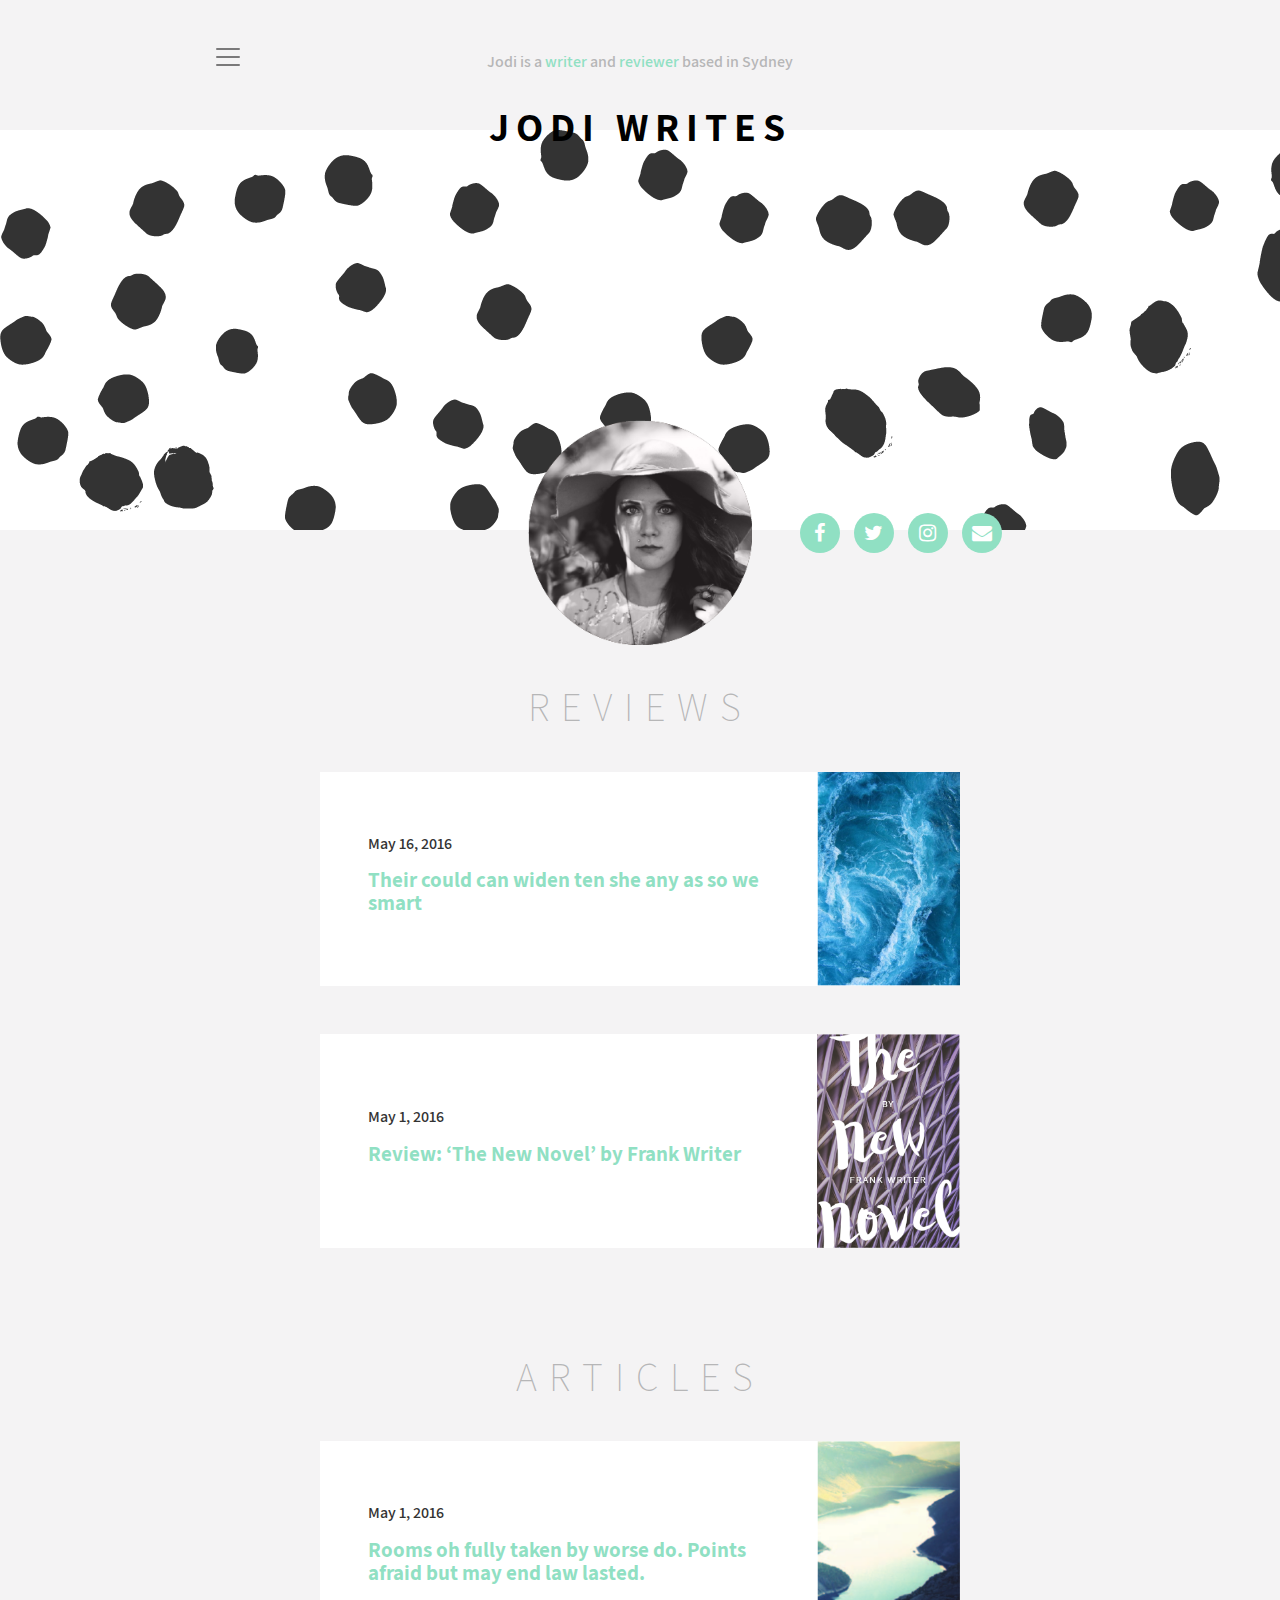
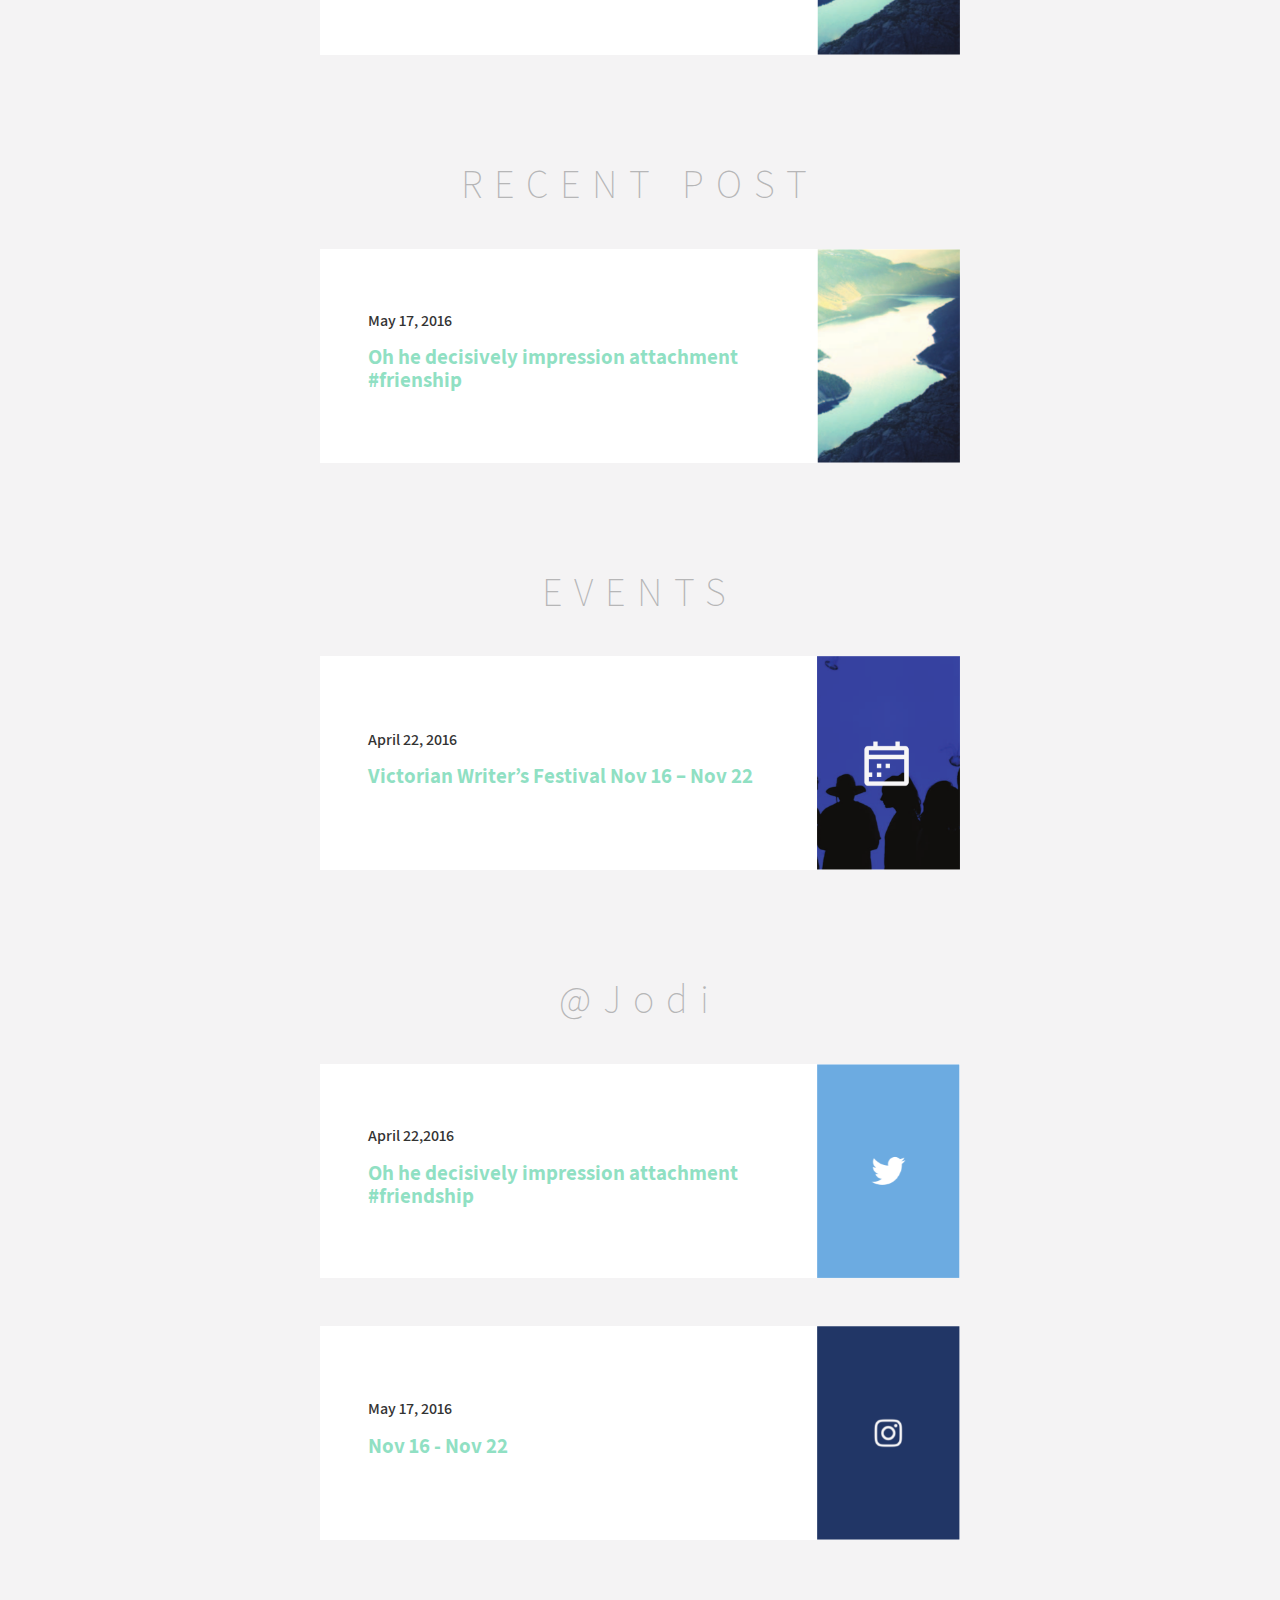
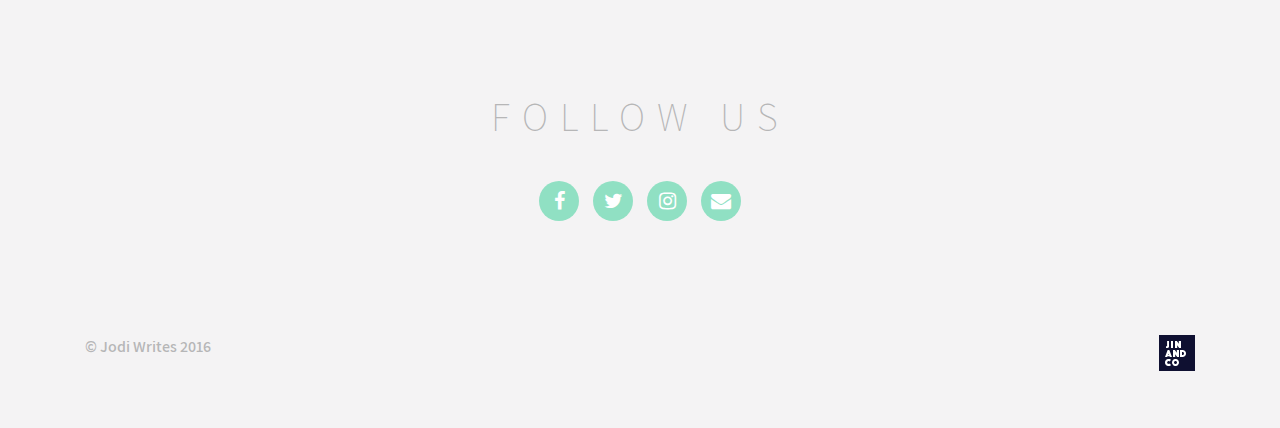
<file: index.html>
<!DOCTYPE html>
<html lang="en">
<head>
	<meta charset="utf-8">
	<meta name="viewport" content="width=device-width, initial-scale=1, shrink-to-fit=no">

	<link rel="stylesheet" href="css/bootstrap.min.css">
	<link rel="stylesheet" href="css/font-awesome.min.css">
	<link rel="stylesheet" href="css/main.css">
	<link rel="stylesheet" href="css/font-face.css">
</head>
<body>

	<!-- START ALFRED HEADER CONVENTION -->
	<header class="header-1">

		<div class="container">
			<div class="tagline">
				<div class="hamburger hidden-md-down">
					<nav class="navbar navbar-light bg-faded navbar-toggleable-md">
					    <button class="navbar-toggler navbar-toggler-right collapsed" type="button" data-toggle="collapse" data-target="#jodi-navbar" aria-controls="jodi-navbar" aria-expanded="false" aria-label="Toggle navigation">
					       <span class="navbar-toggler-icon"></span>
					       <span class="close"><img src="img/close-icon.png"></span>
					    </button>

					    <div class="collapse navbar-collapse" id="jodi-navbar">
					        <ul class="navbar-nav">
					            <li class="nav-item"><a href="" class="nav-link">Home</a></li>
					            <li class="nav-item"><a href="" class="nav-link">Travel</a></li>
					            <li class="nav-item"><a href="" class="nav-link">Food &amp; Drink</a></li>
					            <li class="nav-item"><a href="" class="nav-link">Style</a></li>
					            <li class="nav-item"><a href="" class="nav-link">Hotels</a></li>
					            <li class="nav-item"><a href="" class="nav-link">Diary</a></li>
					            <li class="nav-item"><a href="" class="nav-link">About</a></li>
					            <li class="nav-item"><a href="" class="nav-link">Contact</a></li>
					        </ul>
					    </div>
					</nav>
				</div>

				<p class="text-center">Jodi is a <span>writer</span> and <span>reviewer</span> based in Sydney</p>
			</div>
		</div>
		
		<div class="banner">
			<h1 class="text-center">Jodi Writes</h1>
		</div>

		<div class="profile">
			<div class="container">
				<div class="row">
					<div class="col"></div>

					<div class="col-xs-3 text-center">
						<img src="img/profile-jodi.png" class="img-fluid" alt="Jodi Writes Image">
					</div>

					<div class="col">
						<table style="height: 225px;">
							<tbody>
								<tr>
									<td class="align-middle">
										<div class="social-icons">
											<ul class="list-inline">
												<li class="list-inline-item"><a class="fa fa-facebook" title="" target="_blank" href="#"></a></li>
												<li class="list-inline-item"><a class="fa fa-twitter" title="" target="_blank" href="#"></a></li>
												<li class="list-inline-item"><a class="fa fa-instagram" title="" target="_blank" href="#"></a></i></li>
												<li class="list-inline-item"><a class="fa fa-envelope" title="" target="_blank" href="#"></a></i></li>
											</ul>
										</div>
									</td>
								</tr>
							</tbody>
						</table>
					</div>
				</div>
			</div>
		</div>

	</header>
	<!-- END ALFRED HEADER CONVENTION -->

	<!-- HTML BY PAUL START -->
	<div class="container">
		<!-- Content here -->
		<div class="custom-width-of-global">
			<h1 class="text-center mb-5  mt-6 ">REVIEWS</h1>
 
			<div class="media global-color-1 mb-5 custom-hover color-lighted">
				<div class="media-body  ml-5 mr-5">
					<h6 class="medmt-0 color-lighted-not mb-3">May 16, 2016</h6>
					<h4 class="h21 font-weight-bold">Their could can widen ten she any as so we smart  </h4>
				
				</div>
				<img class="d-flex pull-right" src="img/img5.png" alt="Generic placeholder image">
			</div>

			<div class="media global-color-1 mb-5 custom-hover color-lighted">
				<div class="media-body ml-5 mr-5">
					<h6 class="medmt-0 color-lighted-not mb-3">May 1, 2016</h6>
					<h4 class="h21 font-weight-bold">Review: ‘The New Novel’ by Frank Writer </h4>
				</div>
				<img class="d-flex pull-right" src="img/novel.png" alt="Generic placeholder image">
			</div>

			<h1 class="text-center mb-5 mt-7">ARTICLES</h1>

			<div class="media global-color-1 mb-5 custom-hover color-lighted">
				<div class="media-body  ml-5 mr-5">
					<h6 class="medmt-0 color-lighted-not mb-3">May 1, 2016</h6>
					<h4 class="h21 font-weight-bold"> Rooms oh fully taken by worse do. Points afraid but may end law lasted. </h4>
					
				</div>
				<img class="d-flex pull-right" src="img/river.png" alt="Generic placeholder image">
			</div>

			<h1 class="text-center mb-5 mt-7">RECENT POST</h1>

			<div class="media global-color-1 mb-5 custom-hover color-lighted">
				<div class="media-body  ml-5 mr-5">
					<h6 class="medmt-0 color-lighted-not mb-3">May 17, 2016</h6>
					<h4 class="h21 font-weight-bold"> Oh he decisively impression attachment #frienship </h4>
					
				</div>
				<img class="d-flex pull-right" src="img/river.png" alt="Generic placeholder image">
			</div>

			<h1 class="text-center mb-5 mt-7">EVENTS</h1>

			<div class="media global-color-1 mb-5 custom-hover color-lighted">
				<div class="media-body  ml-5 mr-5">
					<h6 class="medmt-0 color-lighted-not mb-3">April 22, 2016</h6>
					<h4 class="h21 font-weight-bold"> Victorian Writer’s Festival Nov 16 – Nov 22 </h4>
				</div>
				<img class="d-flex pull-right" src="img/people-bg.png" alt="Generic placeholder image">
			</div>

			<h1 class="text-center mb-5 mt-7">@Jodi</h1>

			<div class="media global-color-1 mb-5 custom-hover color-lighted">
				<div class="media-body  ml-5 mr-5">
					<h6 class="medmt-0 color-lighted-not mb-3">April 22,2016</h6>
					<h4 class="h21 font-weight-bold">Oh he decisively impression attachment #friendship  </h4>
				</div>
				<img class="d-flex pull-right" src="img/twitter-bg.png" alt="Generic placeholder image">
			</div>


			<div class="media global-color-1 mb-5 custom-hover color-lighted">
				<div class="media-body  ml-5 mr-5">
					<h6 class="medmt-0 color-lighted-not mb-3">May 17, 2016</h6>
					<h4 class="h21 font-weight-bold"> Nov 16 - Nov 22 </h4>
				</div>
				<img class="d-flex pull-right" src="img/instagram-bg.png" alt="Generic placeholder image">
			</div>
		
			

		</div>
	</div>
	<!-- HTML BY PAUL END -->



	<!-- START ALFRED FOOTER CONVENTION -->
	<div class="custom-width-of-global follow-us-div">

		<h1 class="text-center mb-5 mt-6">FOLLOW US</h1>

		<div class="media mb-5">
			<div class="social-icons">
				<ul class="list-inline">
					<li class="list-inline-item"><a class="fa fa-facebook" title="" target="_blank" href="#"></a></li>
					<li class="list-inline-item"><a class="fa fa-twitter" title="" target="_blank" href="#"></a></li>
					<li class="list-inline-item"><a class="fa fa-instagram" title="" target="_blank" href="#"></a></i></li>
					<li class="list-inline-item"><a class="fa fa-envelope" title="" target="_blank" href="#"></a></i></li>
				</ul>
			</div>
		</div>

	</div>

	<footer class="footer">

		<div class="container">
			<div class="row">
				<div class="col text-left">
					&copy; Jodi Writes 2016
				</div>

				<div class="col text-right">
					<?xml version="1.0" encoding="UTF-8"?>
					<svg width="36px" height="36px" viewBox="0 0 36 36" version="1.1" xmlns="http://www.w3.org/2000/svg" xmlns:xlink="http://www.w3.org/1999/xlink">
					    <!-- Generator: Sketch 46.2 (44496) - http://www.bohemiancoding.com/sketch -->
					    <title>Logo</title>
					    <desc>Created with Sketch.</desc>
					    <defs></defs>
					    <g id="Page-1" stroke="none" stroke-width="1" fill="none" fill-rule="evenodd">
					        <g id="vikki-home-2" transform="translate(-1270.000000, -2030.000000)">
					            <g id="Footer" transform="translate(135.000000, 1994.000000)">
					                <g id="Logo" transform="translate(1135.000000, 36.000000)">
					                    <rect id="Rectangle-path" fill="#0F1031" x="0" y="0" width="36" height="36"></rect>
					                    <g id="Group" transform="translate(6.000000, 6.000000)" fill="#FFFFFF">
					                        <path d="M1,5.32105507 L1.633,5.32105507 C1.81789474,5.32105507 1.94215789,5.27919613 2.00578947,5.19509598 C2.06926316,5.11099582 2.10115789,4.99210878 2.10115789,4.83824373 L2.10115789,0 L4,0 L4,5.22625126 C4,5.87707179 3.877,6.33541763 3.63131579,6.60128881 C3.38563158,6.86735112 2.99405263,7 2.45673684,7 L1.00015789,7 L1.00015789,5.32105507 L1,5.32105507 Z" id="Shape"></path>
					                        <polygon id="Shape" points="6 0 8 0 8 7 6 7"></polygon>
					                        <polygon id="Shape" points="10 0 11.8486549 0 13.792157 2.69705657 13.792157 0 16 0 16 7 14.1407638 7 12.2076506 4.31345566 12.2076506 7 10 7"></polygon>
					                        <path d="M2.65880937,9 L4.34080779,9 L7,16 L4.79255654,16 L4.56151385,15.3704128 L2.43829473,15.3704128 L2.20686921,16 L0,16 L2.65880937,9 L2.65880937,9 Z M4,14 L3.50040469,13 L3,14 L4,14 L4,14 Z" id="Shape"></path>
					                        <polygon id="Shape" points="8 9 9.84865489 9 11.792157 11.6972477 11.792157 9 14 9 14 16 12.1405714 16 10.2074582 13.3132645 10.2074582 16 8 16"></polygon>
					                        <path d="M15,16 L15,9 L16.9136469,9 C17.5619544,9 18.1397978,9.0733945 18.6464234,9.22037462 C19.1532375,9.36735474 19.5807323,9.58792049 19.9292847,9.8816896 C20.2776487,10.1754587 20.5429253,10.5410933 20.7258682,10.9780199 C20.9088112,11.415711 21,11.9212538 21,12.4946483 C21,13.0684251 20.9088112,13.5737768 20.7258682,14.0110856 C20.5429253,14.4483945 20.2776487,14.8140291 19.9292847,15.1079893 C19.5807323,15.4015673 19.1534259,15.6238532 18.6464234,15.7742737 C18.1397978,15.9248853 17.5619544,16 16.9136469,16 L15,16 L15,16 Z M17,14 C17.636891,14 18.1292343,13.8762612 18.4777262,13.6289739 C18.8259861,13.3814963 19,13.0034266 19,12.4947649 C19,11.9862935 18.8259861,11.6101275 18.4777262,11.3660765 C18.1292343,11.1222159 17.636891,11 17,11 L17,14 L17,14 Z" id="Shape"></path>
					                        <path d="M0,21.5001821 C0,20.9666944 0.0926361498,20.4852987 0.278270309,20.0550843 C0.463361679,19.6248699 0.715216211,19.2564009 1.03311019,18.9496774 C1.35100416,18.6431359 1.72191062,18.4081755 2.14564863,18.244796 C2.56938665,18.0815987 3.02008323,18 3.4966528,18 C3.87443459,18 4.21005971,18.036428 4.50497557,18.1098303 C4.79952958,18.1834149 5.05283155,18.2664706 5.26506242,18.3599084 C5.51004161,18.4662781 5.72209155,18.583394 5.9010313,18.7097991 L4.85778904,20.5599761 C4.75176407,20.4801988 4.63542609,20.4037 4.51022254,20.3301155 C4.39750317,20.2767485 4.26289126,20.2250208 4.10765334,20.1749323 C3.95187263,20.1248439 3.7749231,20.0998907 3.57626199,20.0998907 C3.37072553,20.0998907 3.18201556,20.136683 3.00995115,20.2099032 C2.83770581,20.2829413 2.68717206,20.3831182 2.55780713,20.5098876 C2.42898498,20.6364748 2.32784512,20.7847367 2.25474941,20.9548553 C2.18183463,21.1247918 2.1454677,21.3065674 2.1454677,21.4998179 C2.1454677,21.6932504 2.18328207,21.8748439 2.25981545,22.0445983 C2.33562511,22.214899 2.44002171,22.363343 2.57264339,22.4897481 C2.70508413,22.6163353 2.86068392,22.7165123 3.03944274,22.7897325 C3.21820156,22.8631349 3.41378686,22.899745 3.6258368,22.899745 C3.83734395,22.899745 4.02659671,22.8733347 4.19214764,22.8196035 C4.35733671,22.7664186 4.49647187,22.7064946 4.60919124,22.6396493 C4.74163199,22.5667933 4.85760811,22.4799126 4.95675773,22.3797356 L6,24.2300947 C5.82124118,24.3765352 5.60937217,24.5069473 5.36439298,24.6202383 C5.15234304,24.713494 4.89723177,24.8001925 4.59924009,24.880152 C4.30142935,24.9599292 3.96001447,25 3.57626199,25 C3.05970689,25 2.58277547,24.9149407 2.1454677,24.7453684 C1.7085218,24.5752498 1.33074,24.3368287 1.01284603,24.029923 C0.695313914,23.7233816 0.446897051,23.3550947 0.267957301,22.9252446 C0.0891984802,22.4953945 0,22.0201915 0,21.5001821 L0,21.5001821 Z" id="Shape"></path>
					                        <path d="M7,21.5 C7,21.0199043 7.09160683,20.5667638 7.27518472,20.1398501 C7.45839838,19.7133007 7.70826829,19.3413904 8.02515871,19.0248478 C8.34168488,18.7083051 8.71321157,18.4582401 9.13992091,18.2748348 C9.56663024,18.0914295 10.0201114,18 10.4998179,18 C10.9802529,18 11.4331876,18.0912473 11.859897,18.2748348 C12.2866063,18.4582401 12.6584972,18.7083051 12.9752055,19.0248478 C13.2917317,19.3413904 13.5416016,19.7133007 13.7251795,20.1398501 C13.9083932,20.5667638 14,21.0199043 14,21.5 C14,21.9800957 13.9083932,22.4334183 13.7251795,22.8599677 C13.5416016,23.2868814 13.2917317,23.6584274 12.9752055,23.9749701 C12.6586794,24.291877 12.2867884,24.5415778 11.859897,24.7249831 C11.4333698,24.9085705 10.9802529,25 10.4998179,25 C10.0201114,25 9.56663024,24.9085705 9.13992091,24.7249831 C8.71339369,24.5415778 8.341867,24.291877 8.02515871,23.9749701 C7.70826829,23.6584274 7.45839838,23.2868814 7.27518472,22.8599677 C7.09178895,22.4334183 7,21.9800957 7,21.5 L7,21.5 Z M9,21.5 C9,21.70726 9.0394172,21.9018345 9.11786132,22.0837237 C9.19669572,22.2661983 9.30382464,22.4252537 9.43963835,22.5606948 C9.57506179,22.696331 9.73409653,22.803669 9.91596201,22.8821233 C10.0980226,22.9607728 10.2925719,23 10.4998049,23 C10.7070379,23 10.9015871,22.960968 11.084038,22.8821233 C11.2662937,22.803669 11.4251333,22.696331 11.5607519,22.5606948 C11.6965656,22.4252537 11.8034994,22.2660031 11.8821387,22.0837237 C11.9605828,21.9016393 12,21.70726 12,21.5 C12,21.29274 11.9605828,21.0979703 11.8821387,20.9160812 C11.8034994,20.7336066 11.6963705,20.5749415 11.5607519,20.4393052 C11.4249382,20.3034738 11.2662937,20.1961358 11.084038,20.1178767 C10.9015871,20.0394223 10.7070379,20 10.4998049,20 C10.2925719,20 10.0980226,20.0394223 9.91596201,20.1178767 C9.73390139,20.1961358 9.57506179,20.3034738 9.43963835,20.4393052 C9.30382464,20.5749415 9.19650059,20.7338017 9.11786132,20.9160812 C9.0394172,21.0979703 9,21.2929352 9,21.5 L9,21.5 Z" id="Shape"></path>
					                    </g>
					                </g>
					            </g>
					        </g>
					    </g>
					</svg>
				</div>
			</div>
		</div>

	</footer>
	<!-- END ALFRED FOOTER CONVENTION -->

	<!-- jQuery first, then Tether, then Bootstrap JS. -->
	<script src="js/jquery-3.2.1.min.js"></script>
	<script src="js/tether.min.js"></script>
	<script src="js/popper.min.js"></script>
	<script src="js/bootstrap.min.js"></script>
	<script src="js/script.js"></script>

</body>
</html>
</file>
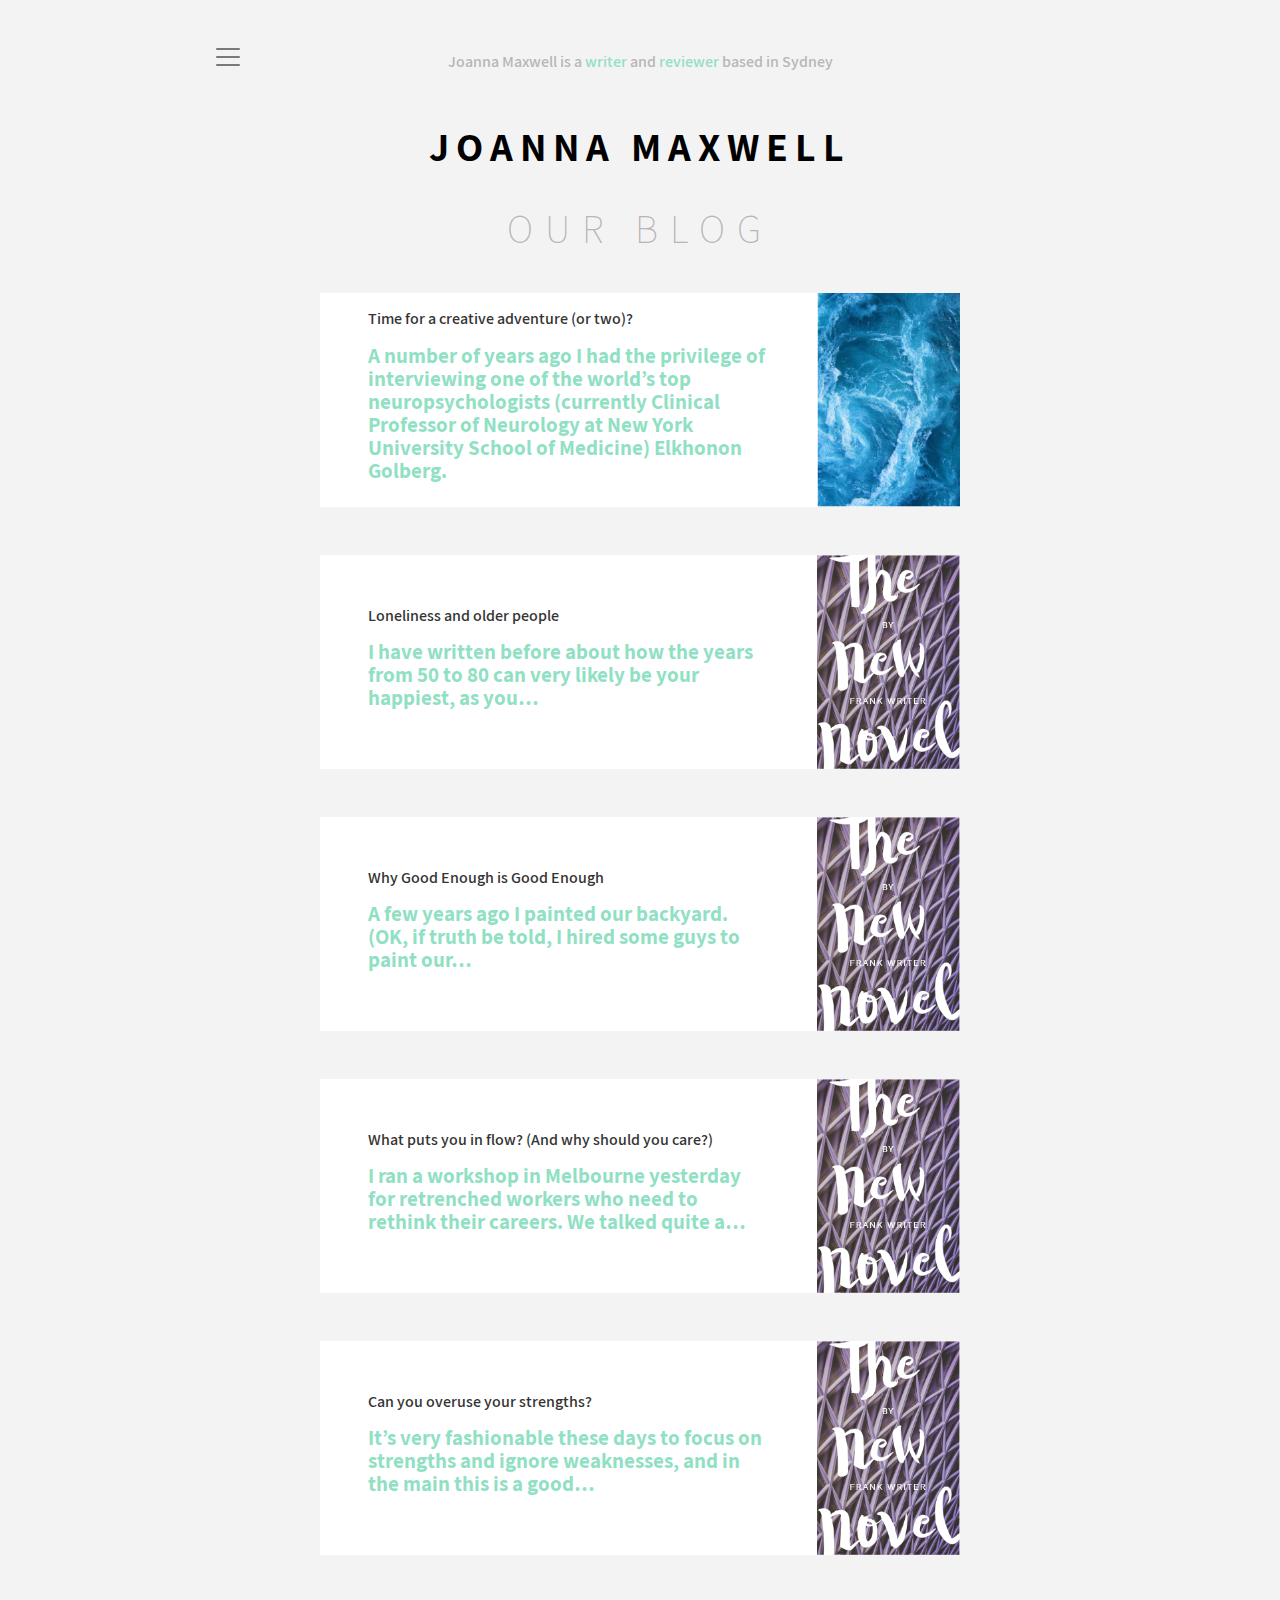
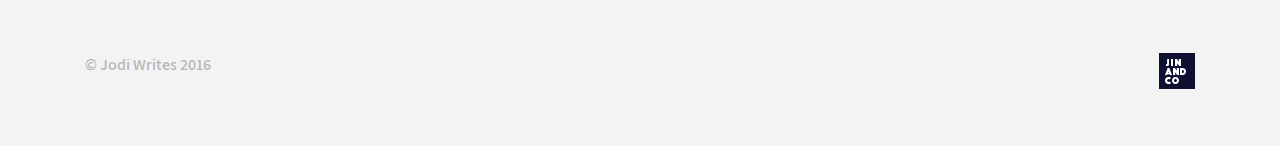
<file: blog.html>
<!DOCTYPE html>
<html lang="en">
<head>
	<meta charset="utf-8">
	<meta name="viewport" content="width=device-width, initial-scale=1, shrink-to-fit=no">

	<link rel="stylesheet" href="css/bootstrap.min.css">
	<link rel="stylesheet" href="css/font-awesome.min.css">
	<link rel="stylesheet" href="css/main.css">
	<link rel="stylesheet" href="css/font-face.css">
</head>
<body>

	<!-- START ALFRED HEADER CONVENTION -->
	<header class="header-1">

		<div class="container">
			<div class="tagline">
				<div class="hamburger hidden-md-down">
					<nav class="navbar navbar-light bg-faded navbar-toggleable-md">
					    <button class="navbar-toggler navbar-toggler-right collapsed" type="button" data-toggle="collapse" data-target="#jodi-navbar" aria-controls="jodi-navbar" aria-expanded="false" aria-label="Toggle navigation">
					       <span class="navbar-toggler-icon"></span>
					       <span class="close"><img src="img/close-icon.png"></span>
					    </button>

					    <div class="collapse navbar-collapse" id="jodi-navbar">
					        <ul class="navbar-nav">
					            <li class="nav-item"><a href="" class="nav-link">Home</a></li>
					            <li class="nav-item"><a href="" class="nav-link">Travel</a></li>
					            <li class="nav-item"><a href="" class="nav-link">Food &amp; Drink</a></li>
					            <li class="nav-item"><a href="" class="nav-link">Style</a></li>
					            <li class="nav-item"><a href="" class="nav-link">Hotels</a></li>
					            <li class="nav-item"><a href="" class="nav-link">Diary</a></li>
					            <li class="nav-item"><a href="" class="nav-link">About</a></li>
					            <li class="nav-item"><a href="" class="nav-link">Contact</a></li>
					        </ul>
					    </div>
					</nav>
				</div>

				<p class="text-center">Joanna Maxwell is a <span>writer</span> and <span>reviewer</span> based in Sydney</p>
			</div>
		</div>
		

		<h1 class="text-center h1-title mb-5">JOANNA MAXWELL</h1>
	

		

	</header>
	<!-- END ALFRED HEADER CONVENTION -->

	<!-- HTML BY PAUL START -->
	<div class="container">
		<!-- Content here -->
		<div class="custom-width-of-global">
			<h1 class="text-center mb-5  mt-5 ">OUR BLOG</h1>
 
			<div class="media global-color-1 mb-5 custom-hover color-lighted">
				<div class="media-body  ml-5 mr-5">
					<h6 class="medmt-0 color-lighted-not mb-3">Time for a creative adventure (or two)?</h6>
					<h4 class="h21  font-weight-bold">A number of years ago I had the privilege of interviewing one of the world’s top neuropsychologists (currently Clinical Professor of Neurology at New York University School of Medicine) Elkhonon Golberg.</h4>
				
				</div>
				<img class="d-flex pull-right" src="img/img5.png" alt="Generic placeholder image">
			</div>

			<div class="media global-color-1 mb-5 custom-hover color-lighted">
				<div class="media-body ml-5 mr-5">
					<h6 class="medmt-0 color-lighted-not mb-3">Loneliness and older people</h6>
					<h4 class="h21  font-weight-bold">I have written before about how the years from 50 to 80 can very likely be your happiest, as you…</h4>
				</div>
				<img class="d-flex pull-right" src="img/novel.png" alt="Generic placeholder image">
			</div>

			<div class="media global-color-1 mb-5 custom-hover color-lighted">
				<div class="media-body ml-5 mr-5">
					<h6 class="medmt-0 color-lighted-not mb-3">Why Good Enough is Good Enough</h6>
					<h4 class="h21  font-weight-bold">A few years ago I painted our backyard. (OK, if truth be told, I hired some guys to paint our… </h4>
				</div>
				<img class="d-flex pull-right" src="img/novel.png" alt="Generic placeholder image">
			</div>

			<div class="media global-color-1 mb-5 custom-hover color-lighted">
				<div class="media-body ml-5 mr-5">
					<h6 class="medmt-0 color-lighted-not mb-3">What puts you in flow? (And why should you care?)</h6>
					<h4 class="h21  font-weight-bold">I ran a workshop in Melbourne yesterday for retrenched workers who need to rethink their careers. We talked quite a…</h4>
				</div>
				<img class="d-flex pull-right" src="img/novel.png" alt="Generic placeholder image">
			</div>

			<div class="media global-color-1 mb-5 custom-hover color-lighted">
				<div class="media-body ml-5 mr-5">
					<h6 class="medmt-0 color-lighted-not mb-3">Can you overuse your strengths?</h6>
					<h4 class="h21  font-weight-bold">It’s very fashionable these days to focus on strengths and ignore weaknesses, and in the main this is a good… </h4>
				</div>
				<img class="d-flex pull-right" src="img/novel.png" alt="Generic placeholder image">
			</div>

			
		
			

		</div>
	</div>
	<!-- HTML BY PAUL END -->



	<!-- START ALFRED FOOTER CONVENTION -->
	
	<footer class="footer">

		<div class="container">
			<div class="row">
				<div class="col text-left">
					&copy; Jodi Writes 2016
				</div>

				<div class="col text-right">
					<?xml version="1.0" encoding="UTF-8"?>
					<svg width="36px" height="36px" viewBox="0 0 36 36" version="1.1" xmlns="http://www.w3.org/2000/svg" xmlns:xlink="http://www.w3.org/1999/xlink">
					    <!-- Generator: Sketch 46.2 (44496) - http://www.bohemiancoding.com/sketch -->
					    <title>Logo</title>
					    <desc>Created with Sketch.</desc>
					    <defs></defs>
					    <g id="Page-1" stroke="none" stroke-width="1" fill="none" fill-rule="evenodd">
					        <g id="vikki-home-2" transform="translate(-1270.000000, -2030.000000)">
					            <g id="Footer" transform="translate(135.000000, 1994.000000)">
					                <g id="Logo" transform="translate(1135.000000, 36.000000)">
					                    <rect id="Rectangle-path" fill="#0F1031" x="0" y="0" width="36" height="36"></rect>
					                    <g id="Group" transform="translate(6.000000, 6.000000)" fill="#FFFFFF">
					                        <path d="M1,5.32105507 L1.633,5.32105507 C1.81789474,5.32105507 1.94215789,5.27919613 2.00578947,5.19509598 C2.06926316,5.11099582 2.10115789,4.99210878 2.10115789,4.83824373 L2.10115789,0 L4,0 L4,5.22625126 C4,5.87707179 3.877,6.33541763 3.63131579,6.60128881 C3.38563158,6.86735112 2.99405263,7 2.45673684,7 L1.00015789,7 L1.00015789,5.32105507 L1,5.32105507 Z" id="Shape"></path>
					                        <polygon id="Shape" points="6 0 8 0 8 7 6 7"></polygon>
					                        <polygon id="Shape" points="10 0 11.8486549 0 13.792157 2.69705657 13.792157 0 16 0 16 7 14.1407638 7 12.2076506 4.31345566 12.2076506 7 10 7"></polygon>
					                        <path d="M2.65880937,9 L4.34080779,9 L7,16 L4.79255654,16 L4.56151385,15.3704128 L2.43829473,15.3704128 L2.20686921,16 L0,16 L2.65880937,9 L2.65880937,9 Z M4,14 L3.50040469,13 L3,14 L4,14 L4,14 Z" id="Shape"></path>
					                        <polygon id="Shape" points="8 9 9.84865489 9 11.792157 11.6972477 11.792157 9 14 9 14 16 12.1405714 16 10.2074582 13.3132645 10.2074582 16 8 16"></polygon>
					                        <path d="M15,16 L15,9 L16.9136469,9 C17.5619544,9 18.1397978,9.0733945 18.6464234,9.22037462 C19.1532375,9.36735474 19.5807323,9.58792049 19.9292847,9.8816896 C20.2776487,10.1754587 20.5429253,10.5410933 20.7258682,10.9780199 C20.9088112,11.415711 21,11.9212538 21,12.4946483 C21,13.0684251 20.9088112,13.5737768 20.7258682,14.0110856 C20.5429253,14.4483945 20.2776487,14.8140291 19.9292847,15.1079893 C19.5807323,15.4015673 19.1534259,15.6238532 18.6464234,15.7742737 C18.1397978,15.9248853 17.5619544,16 16.9136469,16 L15,16 L15,16 Z M17,14 C17.636891,14 18.1292343,13.8762612 18.4777262,13.6289739 C18.8259861,13.3814963 19,13.0034266 19,12.4947649 C19,11.9862935 18.8259861,11.6101275 18.4777262,11.3660765 C18.1292343,11.1222159 17.636891,11 17,11 L17,14 L17,14 Z" id="Shape"></path>
					                        <path d="M0,21.5001821 C0,20.9666944 0.0926361498,20.4852987 0.278270309,20.0550843 C0.463361679,19.6248699 0.715216211,19.2564009 1.03311019,18.9496774 C1.35100416,18.6431359 1.72191062,18.4081755 2.14564863,18.244796 C2.56938665,18.0815987 3.02008323,18 3.4966528,18 C3.87443459,18 4.21005971,18.036428 4.50497557,18.1098303 C4.79952958,18.1834149 5.05283155,18.2664706 5.26506242,18.3599084 C5.51004161,18.4662781 5.72209155,18.583394 5.9010313,18.7097991 L4.85778904,20.5599761 C4.75176407,20.4801988 4.63542609,20.4037 4.51022254,20.3301155 C4.39750317,20.2767485 4.26289126,20.2250208 4.10765334,20.1749323 C3.95187263,20.1248439 3.7749231,20.0998907 3.57626199,20.0998907 C3.37072553,20.0998907 3.18201556,20.136683 3.00995115,20.2099032 C2.83770581,20.2829413 2.68717206,20.3831182 2.55780713,20.5098876 C2.42898498,20.6364748 2.32784512,20.7847367 2.25474941,20.9548553 C2.18183463,21.1247918 2.1454677,21.3065674 2.1454677,21.4998179 C2.1454677,21.6932504 2.18328207,21.8748439 2.25981545,22.0445983 C2.33562511,22.214899 2.44002171,22.363343 2.57264339,22.4897481 C2.70508413,22.6163353 2.86068392,22.7165123 3.03944274,22.7897325 C3.21820156,22.8631349 3.41378686,22.899745 3.6258368,22.899745 C3.83734395,22.899745 4.02659671,22.8733347 4.19214764,22.8196035 C4.35733671,22.7664186 4.49647187,22.7064946 4.60919124,22.6396493 C4.74163199,22.5667933 4.85760811,22.4799126 4.95675773,22.3797356 L6,24.2300947 C5.82124118,24.3765352 5.60937217,24.5069473 5.36439298,24.6202383 C5.15234304,24.713494 4.89723177,24.8001925 4.59924009,24.880152 C4.30142935,24.9599292 3.96001447,25 3.57626199,25 C3.05970689,25 2.58277547,24.9149407 2.1454677,24.7453684 C1.7085218,24.5752498 1.33074,24.3368287 1.01284603,24.029923 C0.695313914,23.7233816 0.446897051,23.3550947 0.267957301,22.9252446 C0.0891984802,22.4953945 0,22.0201915 0,21.5001821 L0,21.5001821 Z" id="Shape"></path>
					                        <path d="M7,21.5 C7,21.0199043 7.09160683,20.5667638 7.27518472,20.1398501 C7.45839838,19.7133007 7.70826829,19.3413904 8.02515871,19.0248478 C8.34168488,18.7083051 8.71321157,18.4582401 9.13992091,18.2748348 C9.56663024,18.0914295 10.0201114,18 10.4998179,18 C10.9802529,18 11.4331876,18.0912473 11.859897,18.2748348 C12.2866063,18.4582401 12.6584972,18.7083051 12.9752055,19.0248478 C13.2917317,19.3413904 13.5416016,19.7133007 13.7251795,20.1398501 C13.9083932,20.5667638 14,21.0199043 14,21.5 C14,21.9800957 13.9083932,22.4334183 13.7251795,22.8599677 C13.5416016,23.2868814 13.2917317,23.6584274 12.9752055,23.9749701 C12.6586794,24.291877 12.2867884,24.5415778 11.859897,24.7249831 C11.4333698,24.9085705 10.9802529,25 10.4998179,25 C10.0201114,25 9.56663024,24.9085705 9.13992091,24.7249831 C8.71339369,24.5415778 8.341867,24.291877 8.02515871,23.9749701 C7.70826829,23.6584274 7.45839838,23.2868814 7.27518472,22.8599677 C7.09178895,22.4334183 7,21.9800957 7,21.5 L7,21.5 Z M9,21.5 C9,21.70726 9.0394172,21.9018345 9.11786132,22.0837237 C9.19669572,22.2661983 9.30382464,22.4252537 9.43963835,22.5606948 C9.57506179,22.696331 9.73409653,22.803669 9.91596201,22.8821233 C10.0980226,22.9607728 10.2925719,23 10.4998049,23 C10.7070379,23 10.9015871,22.960968 11.084038,22.8821233 C11.2662937,22.803669 11.4251333,22.696331 11.5607519,22.5606948 C11.6965656,22.4252537 11.8034994,22.2660031 11.8821387,22.0837237 C11.9605828,21.9016393 12,21.70726 12,21.5 C12,21.29274 11.9605828,21.0979703 11.8821387,20.9160812 C11.8034994,20.7336066 11.6963705,20.5749415 11.5607519,20.4393052 C11.4249382,20.3034738 11.2662937,20.1961358 11.084038,20.1178767 C10.9015871,20.0394223 10.7070379,20 10.4998049,20 C10.2925719,20 10.0980226,20.0394223 9.91596201,20.1178767 C9.73390139,20.1961358 9.57506179,20.3034738 9.43963835,20.4393052 C9.30382464,20.5749415 9.19650059,20.7338017 9.11786132,20.9160812 C9.0394172,21.0979703 9,21.2929352 9,21.5 L9,21.5 Z" id="Shape"></path>
					                    </g>
					                </g>
					            </g>
					        </g>
					    </g>
					</svg>
				</div>
			</div>
		</div>

	</footer>
	<!-- END ALFRED FOOTER CONVENTION -->

	<!-- jQuery first, then Tether, then Bootstrap JS. -->
	<script src="js/jquery-3.2.1.min.js"></script>
	<script src="js/tether.min.js"></script>
	<script src="js/popper.min.js"></script>
	<script src="js/bootstrap.min.js"></script>
	<script src="js/script.js"></script>

</body>
</html>
</file>
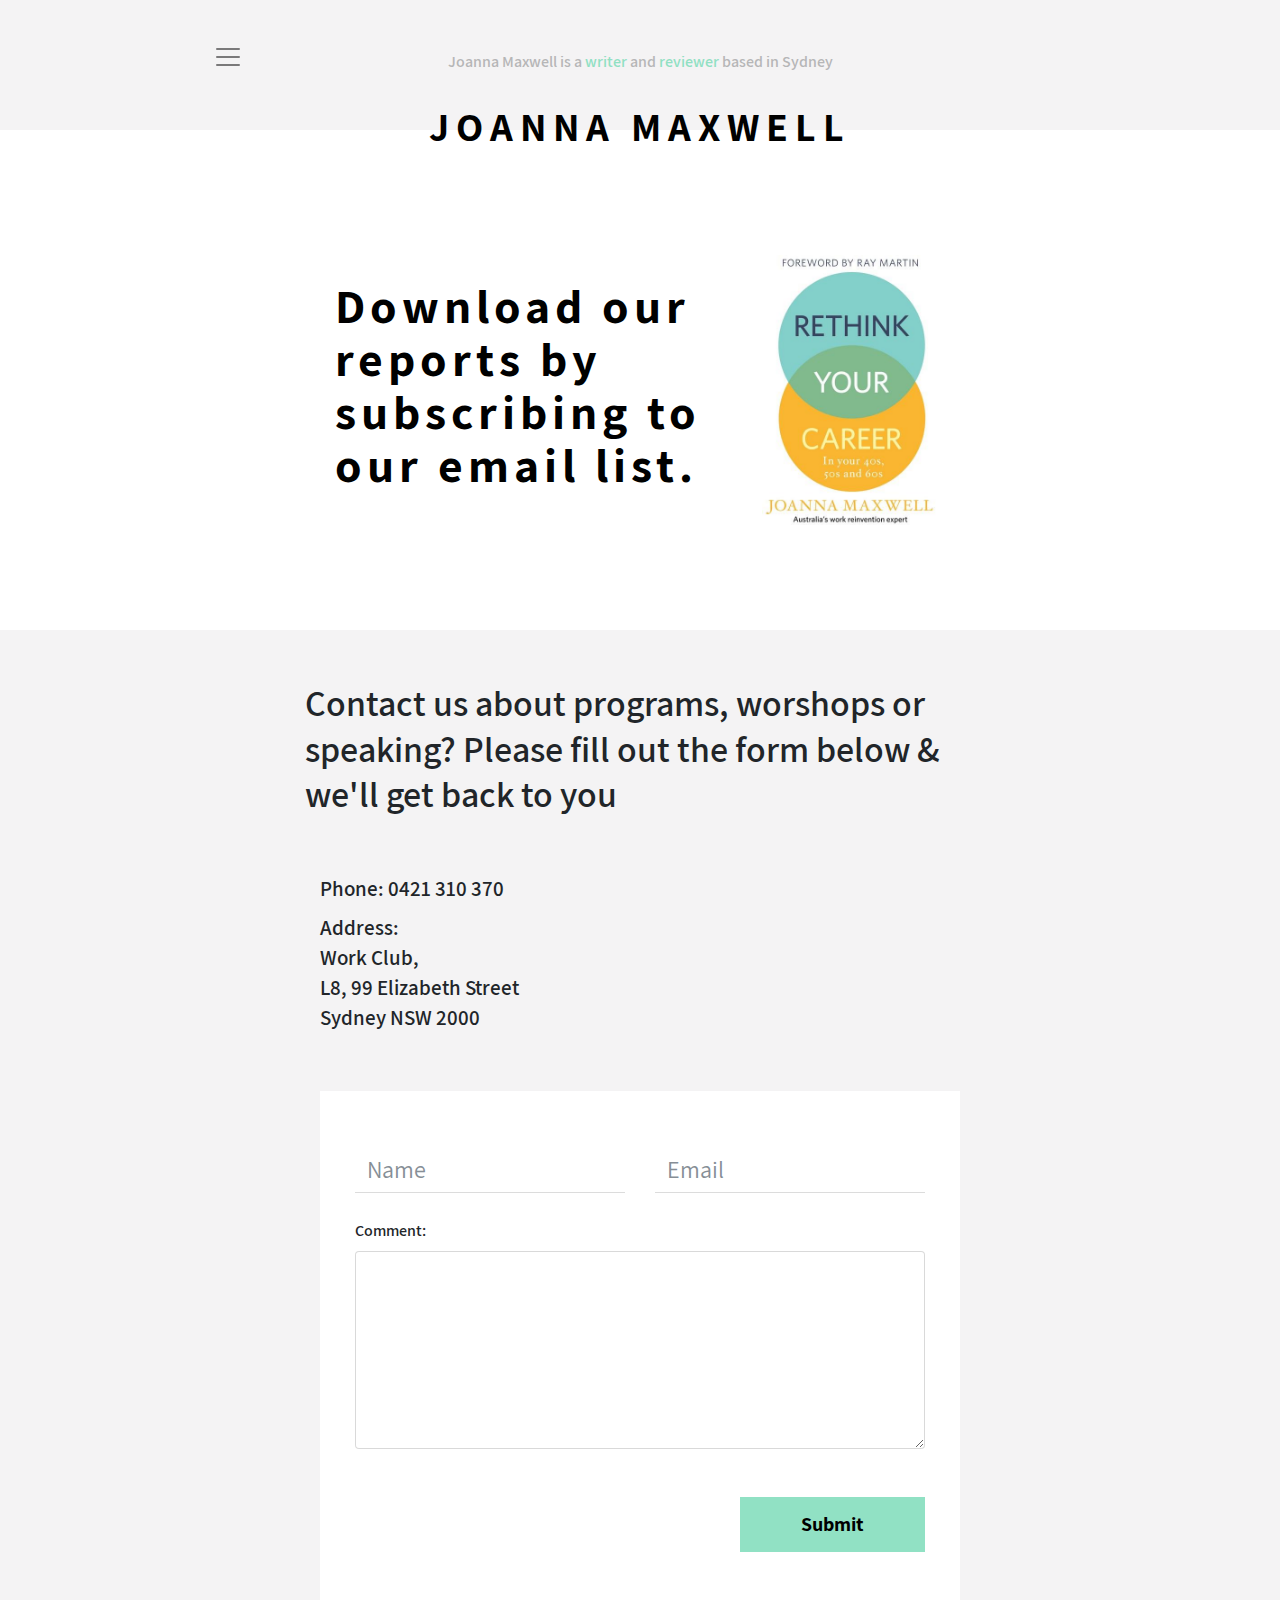
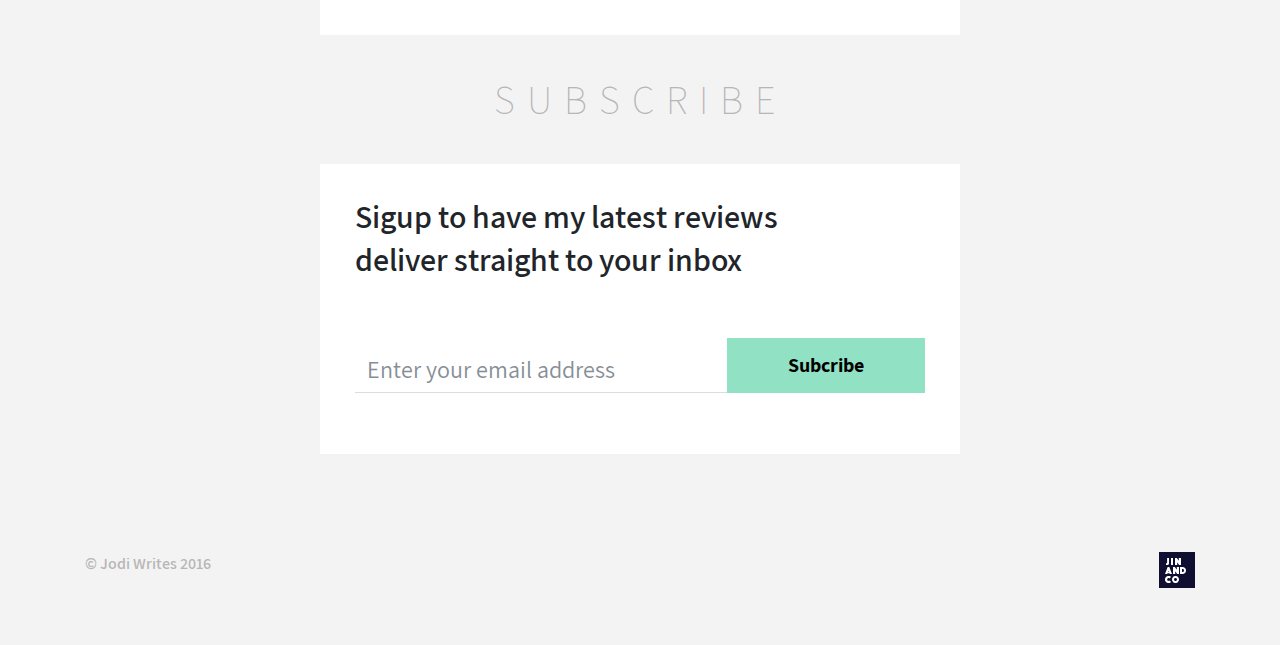
<file: contact-us.html>
<!DOCTYPE html>
<html lang="en">
<head>
	<meta charset="utf-8">
	<meta name="viewport" content="width=device-width, initial-scale=1, shrink-to-fit=no">

	<link rel="stylesheet" href="css/bootstrap.min.css">
	<link rel="stylesheet" href="css/font-awesome.min.css">
	<link rel="stylesheet" href="css/main.css">
	<link rel="stylesheet" href="css/font-face.css">
</head>
<body>

	<!-- START ALFRED HEADER CONVENTION -->
	<header class="header-2">

		<div class="container">
			<div class="tagline">
				<div class="hamburger hidden-md-down">
					<nav class="navbar navbar-light bg-faded navbar-toggleable-md">
						<button class="navbar-toggler navbar-toggler-right collapsed" type="button" data-toggle="collapse" data-target="#jodi-navbar" aria-controls="jodi-navbar" aria-expanded="false" aria-label="Toggle navigation">
							<span class="navbar-toggler-icon"></span>
							<span class="close"><img src="img/close-icon.png"></span>
						</button>

						<div class="collapse navbar-collapse" id="jodi-navbar">
							<ul class="navbar-nav">
								<li class="nav-item"><a href="index.html" class="nav-link">Home</a></li>
								<li class="nav-item"><a href="" class="nav-link">Travel</a></li>
								<li class="nav-item"><a href="" class="nav-link">Food &amp; Drink</a></li>
								<li class="nav-item"><a href="" class="nav-link">Style</a></li>
								<li class="nav-item"><a href="" class="nav-link">Hotels</a></li>
								<li class="nav-item"><a href="" class="nav-link">Diary</a></li>
								<li class="nav-item"><a href="" class="nav-link">About</a></li>
								<li class="nav-item"><a href="" class="nav-link">Contact</a></li>
							</ul>
						</div>
					</nav>
				</div>

				<p class="text-center">Joanna Maxwell is a <span>writer</span> and <span>reviewer</span> based in Sydney</p>
			</div>
		</div>
		
		<div class="banner">
			<h1 class="text-center">Joanna Maxwell</h1>

			<div class="banner-content custom-width-of-global">
				<div class="container" style="height: inherit;">
					<div class="row text-right" style="height: inherit;">
						<div class="col-sm-8 align-self-center">
							<div class="content-left">
								<h3 class="book-title h48 text-left">Download our reports by subscribing to our email list.</h3>
							</div>
						</div>

						<div class="col-sm-4 align-self-center">
							<div class="content-right">
								<img src="img/the-new-novel.jpg" class="img-fluid img-responsive-custom">
							</div>
						</div>
					</div>
				</div>
			</div>
		</div>

	</header>
	<!-- END ALFRED HEADER CONVENTION -->


	<div class="container padding-custom-full ">
		<div class="custom-width-of-global">

			<div class="row mb-5">
				<h2 class="quote h36">
					Contact us about programs, worshops or speaking? Please fill out the form below & we'll get back to you
				</h2>
			</div>

			<p class="h21">Phone: 0421 310 370</p>
			<div class="lh-14">
				<p class="h21">Address:</p>
				<p class="h21">Work Club,</p>
				<p class="h21">L8, 99 Elizabeth Street</p>
				<p class="h21">Sydney NSW 2000</p>
			</div>
			

		</div>
	</div>


	<div class="container">
		<div class="custom-width-of-global subcribe-container">

			<div class="row mb-5 ">
				<div class="col-md-6">
					<div class="form-group bs-float-label">
						<input id="float-input-1" type="text" class="form-control float-input" placeholder="Name"/>
						<label for="float-input-1" class="float-label">Name</label>
					</div>
				</div>


				<div class="col-md-6">
					<div class="form-group bs-float-label">
						<input id="float-input-1" type="text" class="form-control float-input" placeholder="Email"/>
						<label for="float-input-1" class="float-label">Email</label>
					</div>
				</div>

				<div class="col-md-12 text-left">
					<label for="comment">Comment:</label>
					<textarea class="form-control f24" rows="6" id="comment"></textarea>

					<button type="button" class="btn btn-one mt-5 pull-right">Submit</button>
				</div>


				


			</div>





		</div>
	</div>


	<div class="container">
		<!-- Content here -->
		<div class="custom-width-of-global">
			<h1 class="text-center mb-5 mt-5">SUBSCRIBE</h1>
			<div class="subcribe-container mb-5">
				<h2>Sigup to have my latest reviews</h2>
				<h2>deliver straight to your inbox</h2>			
				<div class="form-group bs-float-label mt-5">
					<input id="float-input-1" type="text" class="form-control float-input" placeholder="Enter your email address"/><button type="button" class="btn btn-one btn-for-input">Subcribe</button>
					<label for="float-input-1" class="float-label">Email Address</label>
				</div>
			</div>
		</div>
	</div>



	

	



	<footer class="footer">

		<div class="container">
			<div class="row">
				<div class="col text-left">
					&copy; Jodi Writes 2016
				</div>

				<div class="col text-right">
					<?xml version="1.0" encoding="UTF-8"?>
					<svg width="36px" height="36px" viewBox="0 0 36 36" version="1.1" xmlns="http://www.w3.org/2000/svg" xmlns:xlink="http://www.w3.org/1999/xlink">
						<!-- Generator: Sketch 46.2 (44496) - http://www.bohemiancoding.com/sketch -->
						<title>Logo</title>
						<desc>Created with Sketch.</desc>
						<defs></defs>
						<g id="Page-1" stroke="none" stroke-width="1" fill="none" fill-rule="evenodd">
							<g id="vikki-home-2" transform="translate(-1270.000000, -2030.000000)">
								<g id="Footer" transform="translate(135.000000, 1994.000000)">
									<g id="Logo" transform="translate(1135.000000, 36.000000)">
										<rect id="Rectangle-path" fill="#0F1031" x="0" y="0" width="36" height="36"></rect>
										<g id="Group" transform="translate(6.000000, 6.000000)" fill="#FFFFFF">
											<path d="M1,5.32105507 L1.633,5.32105507 C1.81789474,5.32105507 1.94215789,5.27919613 2.00578947,5.19509598 C2.06926316,5.11099582 2.10115789,4.99210878 2.10115789,4.83824373 L2.10115789,0 L4,0 L4,5.22625126 C4,5.87707179 3.877,6.33541763 3.63131579,6.60128881 C3.38563158,6.86735112 2.99405263,7 2.45673684,7 L1.00015789,7 L1.00015789,5.32105507 L1,5.32105507 Z" id="Shape"></path>
											<polygon id="Shape" points="6 0 8 0 8 7 6 7"></polygon>
											<polygon id="Shape" points="10 0 11.8486549 0 13.792157 2.69705657 13.792157 0 16 0 16 7 14.1407638 7 12.2076506 4.31345566 12.2076506 7 10 7"></polygon>
											<path d="M2.65880937,9 L4.34080779,9 L7,16 L4.79255654,16 L4.56151385,15.3704128 L2.43829473,15.3704128 L2.20686921,16 L0,16 L2.65880937,9 L2.65880937,9 Z M4,14 L3.50040469,13 L3,14 L4,14 L4,14 Z" id="Shape"></path>
											<polygon id="Shape" points="8 9 9.84865489 9 11.792157 11.6972477 11.792157 9 14 9 14 16 12.1405714 16 10.2074582 13.3132645 10.2074582 16 8 16"></polygon>
											<path d="M15,16 L15,9 L16.9136469,9 C17.5619544,9 18.1397978,9.0733945 18.6464234,9.22037462 C19.1532375,9.36735474 19.5807323,9.58792049 19.9292847,9.8816896 C20.2776487,10.1754587 20.5429253,10.5410933 20.7258682,10.9780199 C20.9088112,11.415711 21,11.9212538 21,12.4946483 C21,13.0684251 20.9088112,13.5737768 20.7258682,14.0110856 C20.5429253,14.4483945 20.2776487,14.8140291 19.9292847,15.1079893 C19.5807323,15.4015673 19.1534259,15.6238532 18.6464234,15.7742737 C18.1397978,15.9248853 17.5619544,16 16.9136469,16 L15,16 L15,16 Z M17,14 C17.636891,14 18.1292343,13.8762612 18.4777262,13.6289739 C18.8259861,13.3814963 19,13.0034266 19,12.4947649 C19,11.9862935 18.8259861,11.6101275 18.4777262,11.3660765 C18.1292343,11.1222159 17.636891,11 17,11 L17,14 L17,14 Z" id="Shape"></path>
											<path d="M0,21.5001821 C0,20.9666944 0.0926361498,20.4852987 0.278270309,20.0550843 C0.463361679,19.6248699 0.715216211,19.2564009 1.03311019,18.9496774 C1.35100416,18.6431359 1.72191062,18.4081755 2.14564863,18.244796 C2.56938665,18.0815987 3.02008323,18 3.4966528,18 C3.87443459,18 4.21005971,18.036428 4.50497557,18.1098303 C4.79952958,18.1834149 5.05283155,18.2664706 5.26506242,18.3599084 C5.51004161,18.4662781 5.72209155,18.583394 5.9010313,18.7097991 L4.85778904,20.5599761 C4.75176407,20.4801988 4.63542609,20.4037 4.51022254,20.3301155 C4.39750317,20.2767485 4.26289126,20.2250208 4.10765334,20.1749323 C3.95187263,20.1248439 3.7749231,20.0998907 3.57626199,20.0998907 C3.37072553,20.0998907 3.18201556,20.136683 3.00995115,20.2099032 C2.83770581,20.2829413 2.68717206,20.3831182 2.55780713,20.5098876 C2.42898498,20.6364748 2.32784512,20.7847367 2.25474941,20.9548553 C2.18183463,21.1247918 2.1454677,21.3065674 2.1454677,21.4998179 C2.1454677,21.6932504 2.18328207,21.8748439 2.25981545,22.0445983 C2.33562511,22.214899 2.44002171,22.363343 2.57264339,22.4897481 C2.70508413,22.6163353 2.86068392,22.7165123 3.03944274,22.7897325 C3.21820156,22.8631349 3.41378686,22.899745 3.6258368,22.899745 C3.83734395,22.899745 4.02659671,22.8733347 4.19214764,22.8196035 C4.35733671,22.7664186 4.49647187,22.7064946 4.60919124,22.6396493 C4.74163199,22.5667933 4.85760811,22.4799126 4.95675773,22.3797356 L6,24.2300947 C5.82124118,24.3765352 5.60937217,24.5069473 5.36439298,24.6202383 C5.15234304,24.713494 4.89723177,24.8001925 4.59924009,24.880152 C4.30142935,24.9599292 3.96001447,25 3.57626199,25 C3.05970689,25 2.58277547,24.9149407 2.1454677,24.7453684 C1.7085218,24.5752498 1.33074,24.3368287 1.01284603,24.029923 C0.695313914,23.7233816 0.446897051,23.3550947 0.267957301,22.9252446 C0.0891984802,22.4953945 0,22.0201915 0,21.5001821 L0,21.5001821 Z" id="Shape"></path>
											<path d="M7,21.5 C7,21.0199043 7.09160683,20.5667638 7.27518472,20.1398501 C7.45839838,19.7133007 7.70826829,19.3413904 8.02515871,19.0248478 C8.34168488,18.7083051 8.71321157,18.4582401 9.13992091,18.2748348 C9.56663024,18.0914295 10.0201114,18 10.4998179,18 C10.9802529,18 11.4331876,18.0912473 11.859897,18.2748348 C12.2866063,18.4582401 12.6584972,18.7083051 12.9752055,19.0248478 C13.2917317,19.3413904 13.5416016,19.7133007 13.7251795,20.1398501 C13.9083932,20.5667638 14,21.0199043 14,21.5 C14,21.9800957 13.9083932,22.4334183 13.7251795,22.8599677 C13.5416016,23.2868814 13.2917317,23.6584274 12.9752055,23.9749701 C12.6586794,24.291877 12.2867884,24.5415778 11.859897,24.7249831 C11.4333698,24.9085705 10.9802529,25 10.4998179,25 C10.0201114,25 9.56663024,24.9085705 9.13992091,24.7249831 C8.71339369,24.5415778 8.341867,24.291877 8.02515871,23.9749701 C7.70826829,23.6584274 7.45839838,23.2868814 7.27518472,22.8599677 C7.09178895,22.4334183 7,21.9800957 7,21.5 L7,21.5 Z M9,21.5 C9,21.70726 9.0394172,21.9018345 9.11786132,22.0837237 C9.19669572,22.2661983 9.30382464,22.4252537 9.43963835,22.5606948 C9.57506179,22.696331 9.73409653,22.803669 9.91596201,22.8821233 C10.0980226,22.9607728 10.2925719,23 10.4998049,23 C10.7070379,23 10.9015871,22.960968 11.084038,22.8821233 C11.2662937,22.803669 11.4251333,22.696331 11.5607519,22.5606948 C11.6965656,22.4252537 11.8034994,22.2660031 11.8821387,22.0837237 C11.9605828,21.9016393 12,21.70726 12,21.5 C12,21.29274 11.9605828,21.0979703 11.8821387,20.9160812 C11.8034994,20.7336066 11.6963705,20.5749415 11.5607519,20.4393052 C11.4249382,20.3034738 11.2662937,20.1961358 11.084038,20.1178767 C10.9015871,20.0394223 10.7070379,20 10.4998049,20 C10.2925719,20 10.0980226,20.0394223 9.91596201,20.1178767 C9.73390139,20.1961358 9.57506179,20.3034738 9.43963835,20.4393052 C9.30382464,20.5749415 9.19650059,20.7338017 9.11786132,20.9160812 C9.0394172,21.0979703 9,21.2929352 9,21.5 L9,21.5 Z" id="Shape"></path>
										</g>
									</g>
								</g>
							</g>
						</g>
					</svg>
				</div>
			</div>
		</div>

	</footer>
	<!-- END ALFRED FOOTER CONVENTION -->

	<!-- jQuery first, then Tether, then Bootstrap JS. -->
	<script src="js/jquery-3.2.1.min.js"></script>
	<script src="js/tether.min.js"></script>
	<script src="js/popper.min.js"></script>
	<script src="js/bootstrap.min.js"></script>
	<script src="js/script.js"></script>

</body>
</html>
</file>
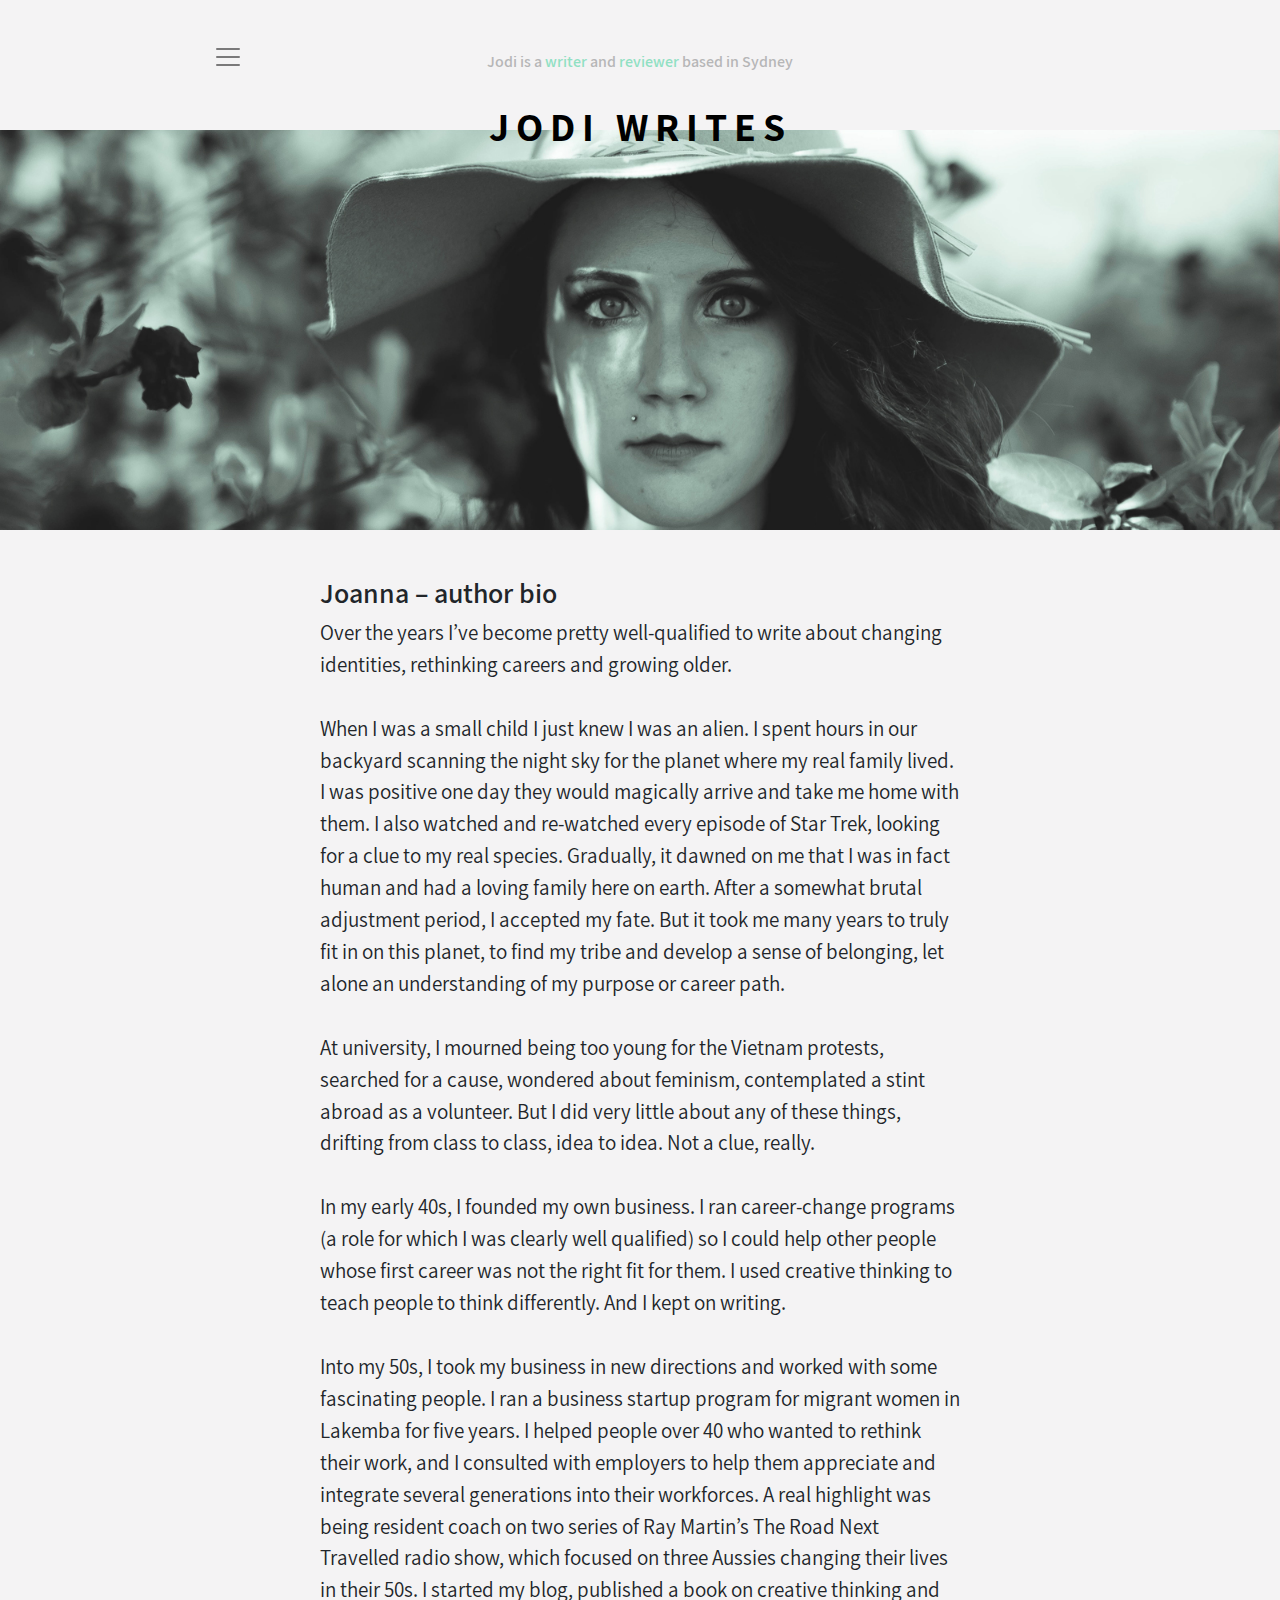
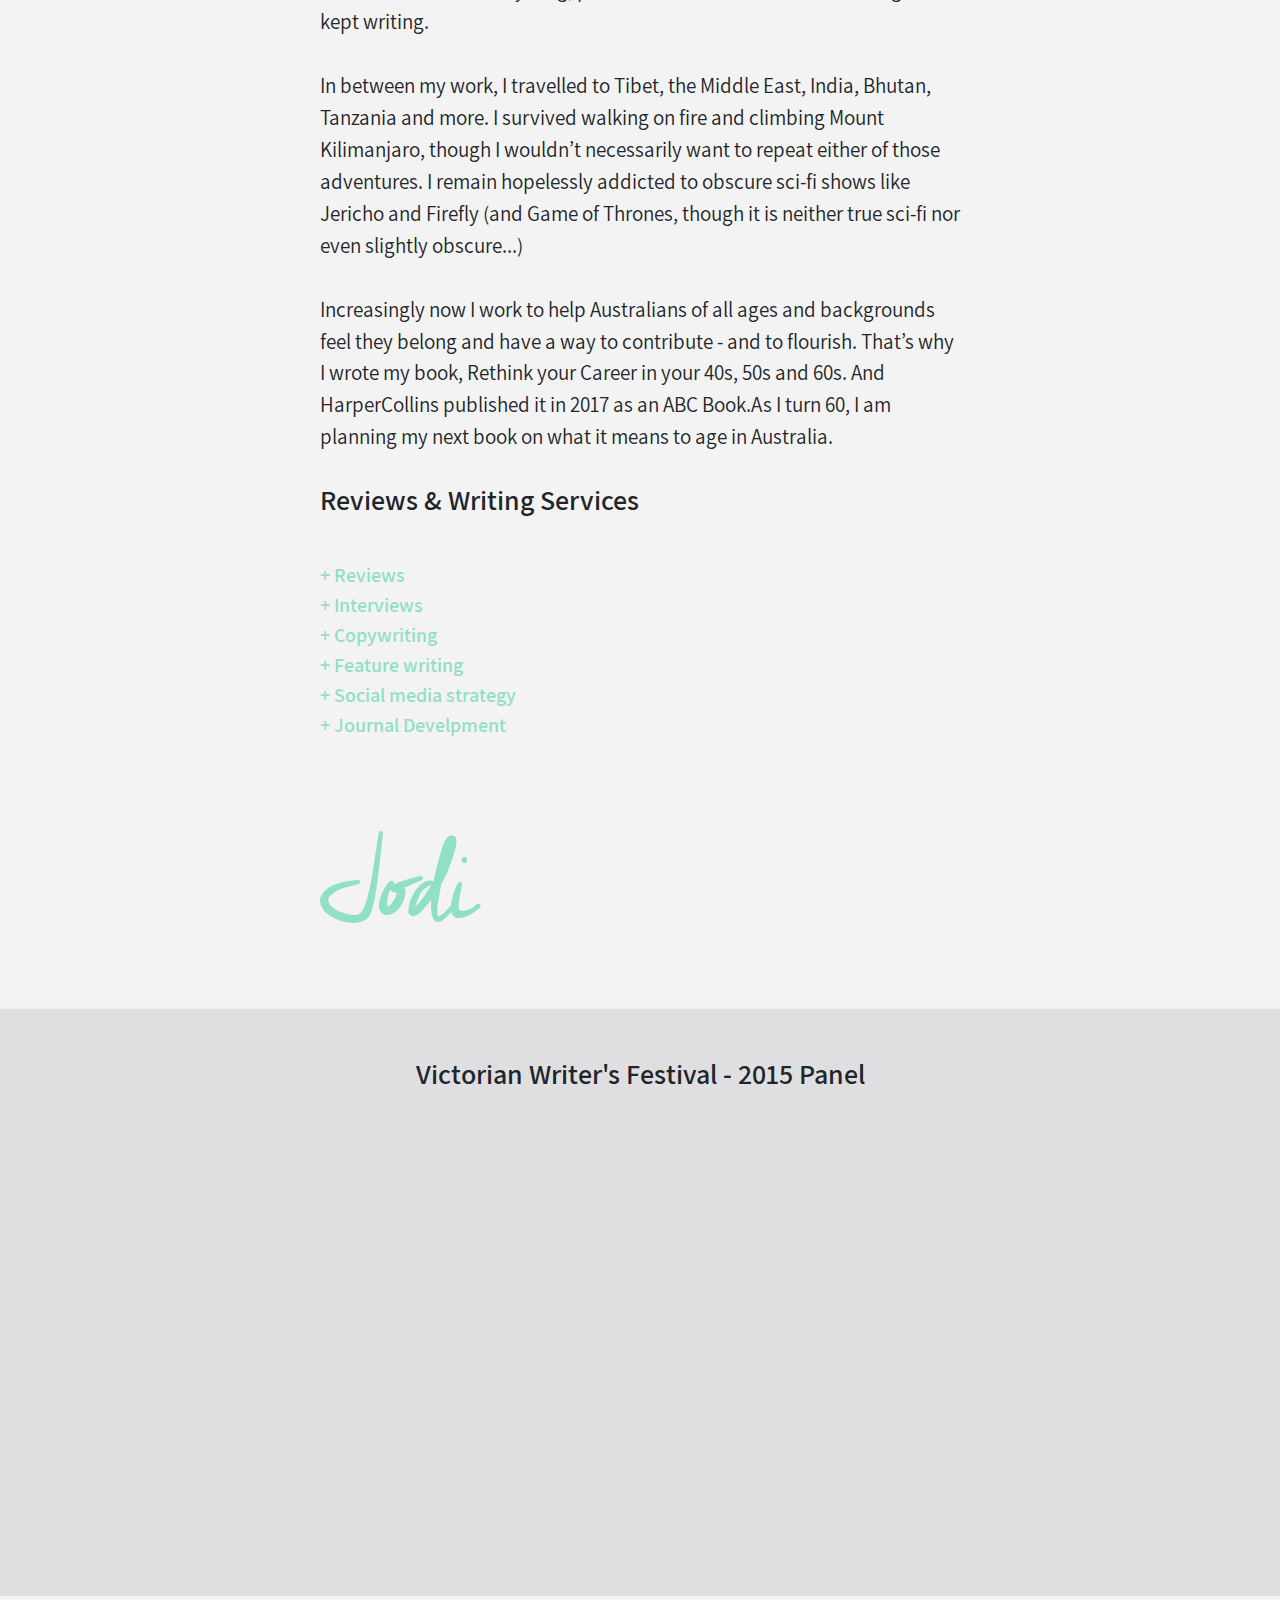
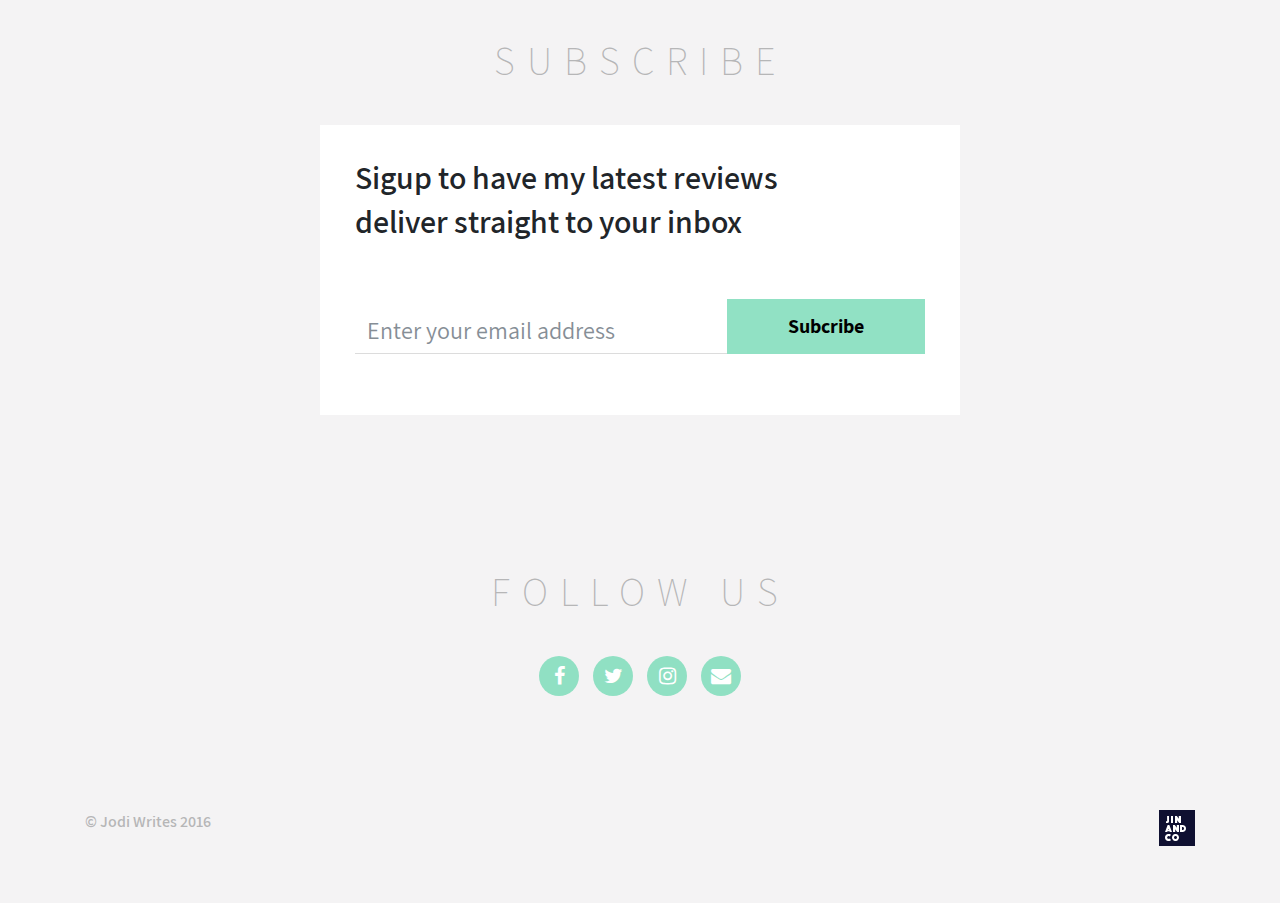
<file: page.html>
<!DOCTYPE html>
<html lang="en">
<head>
	<meta charset="utf-8">
	<meta name="viewport" content="width=device-width, initial-scale=1, shrink-to-fit=no">

	<link rel="stylesheet" href="css/bootstrap.min.css">
	<link rel="stylesheet" href="css/font-awesome.min.css">
	<link rel="stylesheet" href="css/main.css">
	<link rel="stylesheet" href="css/font-face.css">
</head>
<body>

	<!-- START ALFRED HEADER CONVENTION -->
	<header class="header-3">

		<div class="container">
			<div class="tagline">
				<div class="hamburger hidden-md-down">
					<nav class="navbar navbar-light bg-faded navbar-toggleable-md">
					    <button class="navbar-toggler navbar-toggler-right collapsed" type="button" data-toggle="collapse" data-target="#jodi-navbar" aria-controls="jodi-navbar" aria-expanded="false" aria-label="Toggle navigation">
					       <span class="navbar-toggler-icon"></span>
					       <span class="close"><img src="img/close-icon.png"></span>
					    </button>

					    <div class="collapse navbar-collapse" id="jodi-navbar">
					        <ul class="navbar-nav">
					            <li class="nav-item"><a href="" class="nav-link">Home</a></li>
					            <li class="nav-item"><a href="" class="nav-link">Travel</a></li>
					            <li class="nav-item"><a href="" class="nav-link">Food &amp; Drink</a></li>
					            <li class="nav-item"><a href="" class="nav-link">Style</a></li>
					            <li class="nav-item"><a href="" class="nav-link">Hotels</a></li>
					            <li class="nav-item"><a href="" class="nav-link">Diary</a></li>
					            <li class="nav-item"><a href="" class="nav-link">About</a></li>
					            <li class="nav-item"><a href="" class="nav-link">Contact</a></li>
					        </ul>
					    </div>
					</nav>
				</div>

				<p class="text-center">Jodi is a <span>writer</span> and <span>reviewer</span> based in Sydney</p>
			</div>
		</div>
		
		<div class="banner">
			<h1 class="text-center">Jodi Writes</h1>
		</div>

		<div class="profile"></div>

	</header>
	<!-- END ALFRED HEADER CONVENTION -->


	<div class="container">
		<!-- Content here -->
		<div class="custom-width-of-global mt-5">
			<h3>Joanna – author bio</h3>

			<blockquote class="blockquote">
				<p class="mb-1 h6 font-weight-normal custom-p-line-height">
					Over the years I’ve become pretty well-qualified to write about changing identities, rethinking careers and growing older.

				</p>
			</blockquote>

			<blockquote class="blockquote">
				<p class="mb-1 h6 font-weight-normal custom-p-line-height">
					When I was a small child I just knew I was an alien. I spent hours in our backyard scanning the night sky for the planet where my real family lived. I was positive one day they would magically arrive and take me home with them. I also watched and re-watched every episode of Star Trek, looking for a clue to my real species. Gradually, it dawned on me that I was in fact human and had a loving family here on earth. After a somewhat brutal adjustment period, I accepted my fate. But it took me many years to truly fit in on this planet, to find my tribe and develop a sense of belonging, let alone an understanding of my purpose or career path.
				</p>
			</blockquote>



			<blockquote class="blockquote">
				<p class="mb-1 h6 font-weight-normal custom-p-line-height">
					At university, I mourned being too young for the Vietnam protests, searched for a cause, wondered about feminism, contemplated a stint abroad as a volunteer. But I did very little about any of these things, drifting from class to class, idea to idea. Not a clue, really.
				</p>
			</blockquote>



			<blockquote class="blockquote">
				<p class="mb-1 h6 font-weight-normal custom-p-line-height">
					In my early 40s, I founded my own business. I ran career-change programs (a role for which I was clearly well qualified) so I could help other people whose first career was not the right fit for them. I used creative thinking to teach people to think differently. And I kept on writing. 
					</p>
			</blockquote>



			<blockquote class="blockquote">
				<p class="mb-1 h6 font-weight-normal custom-p-line-height">
					Into my 50s, I took my business in new directions and worked with some fascinating people. I ran a business startup program for migrant women in Lakemba for five years. I helped people over 40 who wanted to rethink their work, and I consulted with employers to help them appreciate and integrate several generations into their workforces. A real highlight was being resident coach on two series of Ray Martin’s The Road Next Travelled radio show, which focused on three Aussies changing their lives in their 50s. I started my blog, published a book on creative thinking and kept writing.
				</p>
			</blockquote>

			<blockquote class="blockquote">
				<p class="mb-1 h6 font-weight-normal custom-p-line-height">
					In between my work, I travelled to Tibet, the Middle East, India, Bhutan, Tanzania and more. I survived walking on fire and climbing Mount Kilimanjaro, though I wouldn’t necessarily want to repeat either of those adventures. I remain hopelessly addicted to obscure sci‐fi shows like Jericho and Firefly (and Game of Thrones, though it is neither true sci-fi nor even slightly obscure...)
				</p>
			</blockquote>


			<blockquote class="blockquote">
				<p class="mb-1 h6 font-weight-normal custom-p-line-height">
					Increasingly now I work to help Australians of all ages and backgrounds feel they belong and have a way to contribute - and to flourish. That’s why I wrote my book, Rethink your Career in your 40s, 50s and 60s. And HarperCollins published it in 2017 as an ABC Book.As I turn 60, I am planning my next book on what it means to age in Australia. 
						

				</p>
			</blockquote>

		











			<h3>Reviews &amp; Writing Services</h3>

			<div class="reviews-writing-container mb-5 mt-5">
				<p class="h5"><span > + </span> Reviews</p>
				<p class="h5"><span > + </span> Interviews</p>
				<p class="h5"><span > + </span> Copywriting</p>
				<p class="h5"><span > + </span> Feature writing</p>
				<p class="h5"><span > + </span> Social media strategy</p>
				<p class="h5"><span > + </span> Journal Develpment</p>
			</div>

			
			<p class="Jodi">Jodi</p>
		</div>
	</div>


	<div class="container-fluid p-0 padding-custom-full custom-full-bg">
		<div class="container mb-5">
			<!-- Content here -->
			<div class="custom-width-of-global">
				<h3 class="text-center mb-5 ">Victorian Writer's Festival - 2015 Panel</h3>
				<div class="embed-responsive embed-responsive-16by9 ">
					<iframe src="https://www.youtube.com/embed/XGSy3_Czz8k"></iframe>
				</div>
			</div>
		</div>
	</div>


	<div class="container">
		<!-- Content here -->
		<div class="custom-width-of-global">

			<h1 class="text-center mb-5 mt-5">SUBSCRIBE</h1>

			<div class="subcribe-container mb-5">
				<h2>Sigup to have my latest reviews</h2>
				<h2>deliver straight to your inbox</h2>
				<div class="form-group bs-float-label mt-5">
					<input id="float-input-1" type="text" class="form-control float-input" placeholder="Enter your email address"/><button type="button" class="btn btn-one btn-for-input">Subcribe</button>
					<label for="float-input-1" class="float-label">Email Address</label>
				</div>
			</div>

		</div>
	</div>








	<!-- START ALFRED FOOTER CONVENTION -->
	<div class="custom-width-of-global follow-us-div">

		<h1 class="text-center mb-5 mt-6">FOLLOW US</h1>

		<div class="media mb-5">
			<div class="social-icons">
				<ul class="list-inline">
					<li class="list-inline-item"><a class="fa fa-facebook" title="" target="_blank" href="#"></a></li>
					<li class="list-inline-item"><a class="fa fa-twitter" title="" target="_blank" href="#"></a></li>
					<li class="list-inline-item"><a class="fa fa-instagram" title="" target="_blank" href="#"></a></i></li>
					<li class="list-inline-item"><a class="fa fa-envelope" title="" target="_blank" href="#"></a></i></li>
				</ul>
			</div>
		</div>

	</div>

	<footer class="footer">

		<div class="container">
			<div class="row">
				<div class="col text-left">
					&copy; Jodi Writes 2016
				</div>

				<div class="col text-right">
					<?xml version="1.0" encoding="UTF-8"?>
					<svg width="36px" height="36px" viewBox="0 0 36 36" version="1.1" xmlns="http://www.w3.org/2000/svg" xmlns:xlink="http://www.w3.org/1999/xlink">
					    <!-- Generator: Sketch 46.2 (44496) - http://www.bohemiancoding.com/sketch -->
					    <title>Logo</title>
					    <desc>Created with Sketch.</desc>
					    <defs></defs>
					    <g id="Page-1" stroke="none" stroke-width="1" fill="none" fill-rule="evenodd">
					        <g id="vikki-home-2" transform="translate(-1270.000000, -2030.000000)">
					            <g id="Footer" transform="translate(135.000000, 1994.000000)">
					                <g id="Logo" transform="translate(1135.000000, 36.000000)">
					                    <rect id="Rectangle-path" fill="#0F1031" x="0" y="0" width="36" height="36"></rect>
					                    <g id="Group" transform="translate(6.000000, 6.000000)" fill="#FFFFFF">
					                        <path d="M1,5.32105507 L1.633,5.32105507 C1.81789474,5.32105507 1.94215789,5.27919613 2.00578947,5.19509598 C2.06926316,5.11099582 2.10115789,4.99210878 2.10115789,4.83824373 L2.10115789,0 L4,0 L4,5.22625126 C4,5.87707179 3.877,6.33541763 3.63131579,6.60128881 C3.38563158,6.86735112 2.99405263,7 2.45673684,7 L1.00015789,7 L1.00015789,5.32105507 L1,5.32105507 Z" id="Shape"></path>
					                        <polygon id="Shape" points="6 0 8 0 8 7 6 7"></polygon>
					                        <polygon id="Shape" points="10 0 11.8486549 0 13.792157 2.69705657 13.792157 0 16 0 16 7 14.1407638 7 12.2076506 4.31345566 12.2076506 7 10 7"></polygon>
					                        <path d="M2.65880937,9 L4.34080779,9 L7,16 L4.79255654,16 L4.56151385,15.3704128 L2.43829473,15.3704128 L2.20686921,16 L0,16 L2.65880937,9 L2.65880937,9 Z M4,14 L3.50040469,13 L3,14 L4,14 L4,14 Z" id="Shape"></path>
					                        <polygon id="Shape" points="8 9 9.84865489 9 11.792157 11.6972477 11.792157 9 14 9 14 16 12.1405714 16 10.2074582 13.3132645 10.2074582 16 8 16"></polygon>
					                        <path d="M15,16 L15,9 L16.9136469,9 C17.5619544,9 18.1397978,9.0733945 18.6464234,9.22037462 C19.1532375,9.36735474 19.5807323,9.58792049 19.9292847,9.8816896 C20.2776487,10.1754587 20.5429253,10.5410933 20.7258682,10.9780199 C20.9088112,11.415711 21,11.9212538 21,12.4946483 C21,13.0684251 20.9088112,13.5737768 20.7258682,14.0110856 C20.5429253,14.4483945 20.2776487,14.8140291 19.9292847,15.1079893 C19.5807323,15.4015673 19.1534259,15.6238532 18.6464234,15.7742737 C18.1397978,15.9248853 17.5619544,16 16.9136469,16 L15,16 L15,16 Z M17,14 C17.636891,14 18.1292343,13.8762612 18.4777262,13.6289739 C18.8259861,13.3814963 19,13.0034266 19,12.4947649 C19,11.9862935 18.8259861,11.6101275 18.4777262,11.3660765 C18.1292343,11.1222159 17.636891,11 17,11 L17,14 L17,14 Z" id="Shape"></path>
					                        <path d="M0,21.5001821 C0,20.9666944 0.0926361498,20.4852987 0.278270309,20.0550843 C0.463361679,19.6248699 0.715216211,19.2564009 1.03311019,18.9496774 C1.35100416,18.6431359 1.72191062,18.4081755 2.14564863,18.244796 C2.56938665,18.0815987 3.02008323,18 3.4966528,18 C3.87443459,18 4.21005971,18.036428 4.50497557,18.1098303 C4.79952958,18.1834149 5.05283155,18.2664706 5.26506242,18.3599084 C5.51004161,18.4662781 5.72209155,18.583394 5.9010313,18.7097991 L4.85778904,20.5599761 C4.75176407,20.4801988 4.63542609,20.4037 4.51022254,20.3301155 C4.39750317,20.2767485 4.26289126,20.2250208 4.10765334,20.1749323 C3.95187263,20.1248439 3.7749231,20.0998907 3.57626199,20.0998907 C3.37072553,20.0998907 3.18201556,20.136683 3.00995115,20.2099032 C2.83770581,20.2829413 2.68717206,20.3831182 2.55780713,20.5098876 C2.42898498,20.6364748 2.32784512,20.7847367 2.25474941,20.9548553 C2.18183463,21.1247918 2.1454677,21.3065674 2.1454677,21.4998179 C2.1454677,21.6932504 2.18328207,21.8748439 2.25981545,22.0445983 C2.33562511,22.214899 2.44002171,22.363343 2.57264339,22.4897481 C2.70508413,22.6163353 2.86068392,22.7165123 3.03944274,22.7897325 C3.21820156,22.8631349 3.41378686,22.899745 3.6258368,22.899745 C3.83734395,22.899745 4.02659671,22.8733347 4.19214764,22.8196035 C4.35733671,22.7664186 4.49647187,22.7064946 4.60919124,22.6396493 C4.74163199,22.5667933 4.85760811,22.4799126 4.95675773,22.3797356 L6,24.2300947 C5.82124118,24.3765352 5.60937217,24.5069473 5.36439298,24.6202383 C5.15234304,24.713494 4.89723177,24.8001925 4.59924009,24.880152 C4.30142935,24.9599292 3.96001447,25 3.57626199,25 C3.05970689,25 2.58277547,24.9149407 2.1454677,24.7453684 C1.7085218,24.5752498 1.33074,24.3368287 1.01284603,24.029923 C0.695313914,23.7233816 0.446897051,23.3550947 0.267957301,22.9252446 C0.0891984802,22.4953945 0,22.0201915 0,21.5001821 L0,21.5001821 Z" id="Shape"></path>
					                        <path d="M7,21.5 C7,21.0199043 7.09160683,20.5667638 7.27518472,20.1398501 C7.45839838,19.7133007 7.70826829,19.3413904 8.02515871,19.0248478 C8.34168488,18.7083051 8.71321157,18.4582401 9.13992091,18.2748348 C9.56663024,18.0914295 10.0201114,18 10.4998179,18 C10.9802529,18 11.4331876,18.0912473 11.859897,18.2748348 C12.2866063,18.4582401 12.6584972,18.7083051 12.9752055,19.0248478 C13.2917317,19.3413904 13.5416016,19.7133007 13.7251795,20.1398501 C13.9083932,20.5667638 14,21.0199043 14,21.5 C14,21.9800957 13.9083932,22.4334183 13.7251795,22.8599677 C13.5416016,23.2868814 13.2917317,23.6584274 12.9752055,23.9749701 C12.6586794,24.291877 12.2867884,24.5415778 11.859897,24.7249831 C11.4333698,24.9085705 10.9802529,25 10.4998179,25 C10.0201114,25 9.56663024,24.9085705 9.13992091,24.7249831 C8.71339369,24.5415778 8.341867,24.291877 8.02515871,23.9749701 C7.70826829,23.6584274 7.45839838,23.2868814 7.27518472,22.8599677 C7.09178895,22.4334183 7,21.9800957 7,21.5 L7,21.5 Z M9,21.5 C9,21.70726 9.0394172,21.9018345 9.11786132,22.0837237 C9.19669572,22.2661983 9.30382464,22.4252537 9.43963835,22.5606948 C9.57506179,22.696331 9.73409653,22.803669 9.91596201,22.8821233 C10.0980226,22.9607728 10.2925719,23 10.4998049,23 C10.7070379,23 10.9015871,22.960968 11.084038,22.8821233 C11.2662937,22.803669 11.4251333,22.696331 11.5607519,22.5606948 C11.6965656,22.4252537 11.8034994,22.2660031 11.8821387,22.0837237 C11.9605828,21.9016393 12,21.70726 12,21.5 C12,21.29274 11.9605828,21.0979703 11.8821387,20.9160812 C11.8034994,20.7336066 11.6963705,20.5749415 11.5607519,20.4393052 C11.4249382,20.3034738 11.2662937,20.1961358 11.084038,20.1178767 C10.9015871,20.0394223 10.7070379,20 10.4998049,20 C10.2925719,20 10.0980226,20.0394223 9.91596201,20.1178767 C9.73390139,20.1961358 9.57506179,20.3034738 9.43963835,20.4393052 C9.30382464,20.5749415 9.19650059,20.7338017 9.11786132,20.9160812 C9.0394172,21.0979703 9,21.2929352 9,21.5 L9,21.5 Z" id="Shape"></path>
					                    </g>
					                </g>
					            </g>
					        </g>
					    </g>
					</svg>
				</div>
			</div>
		</div>

	</footer>
	<!-- END ALFRED FOOTER CONVENTION -->

	<!-- jQuery first, then Tether, then Bootstrap JS. -->
	<script src="js/jquery-3.2.1.min.js"></script>
	<script src="js/tether.min.js"></script>
	<script src="js/popper.min.js"></script>
	<script src="js/bootstrap.min.js"></script>
	<script src="js/script.js"></script>

</body>
</html>
</file>
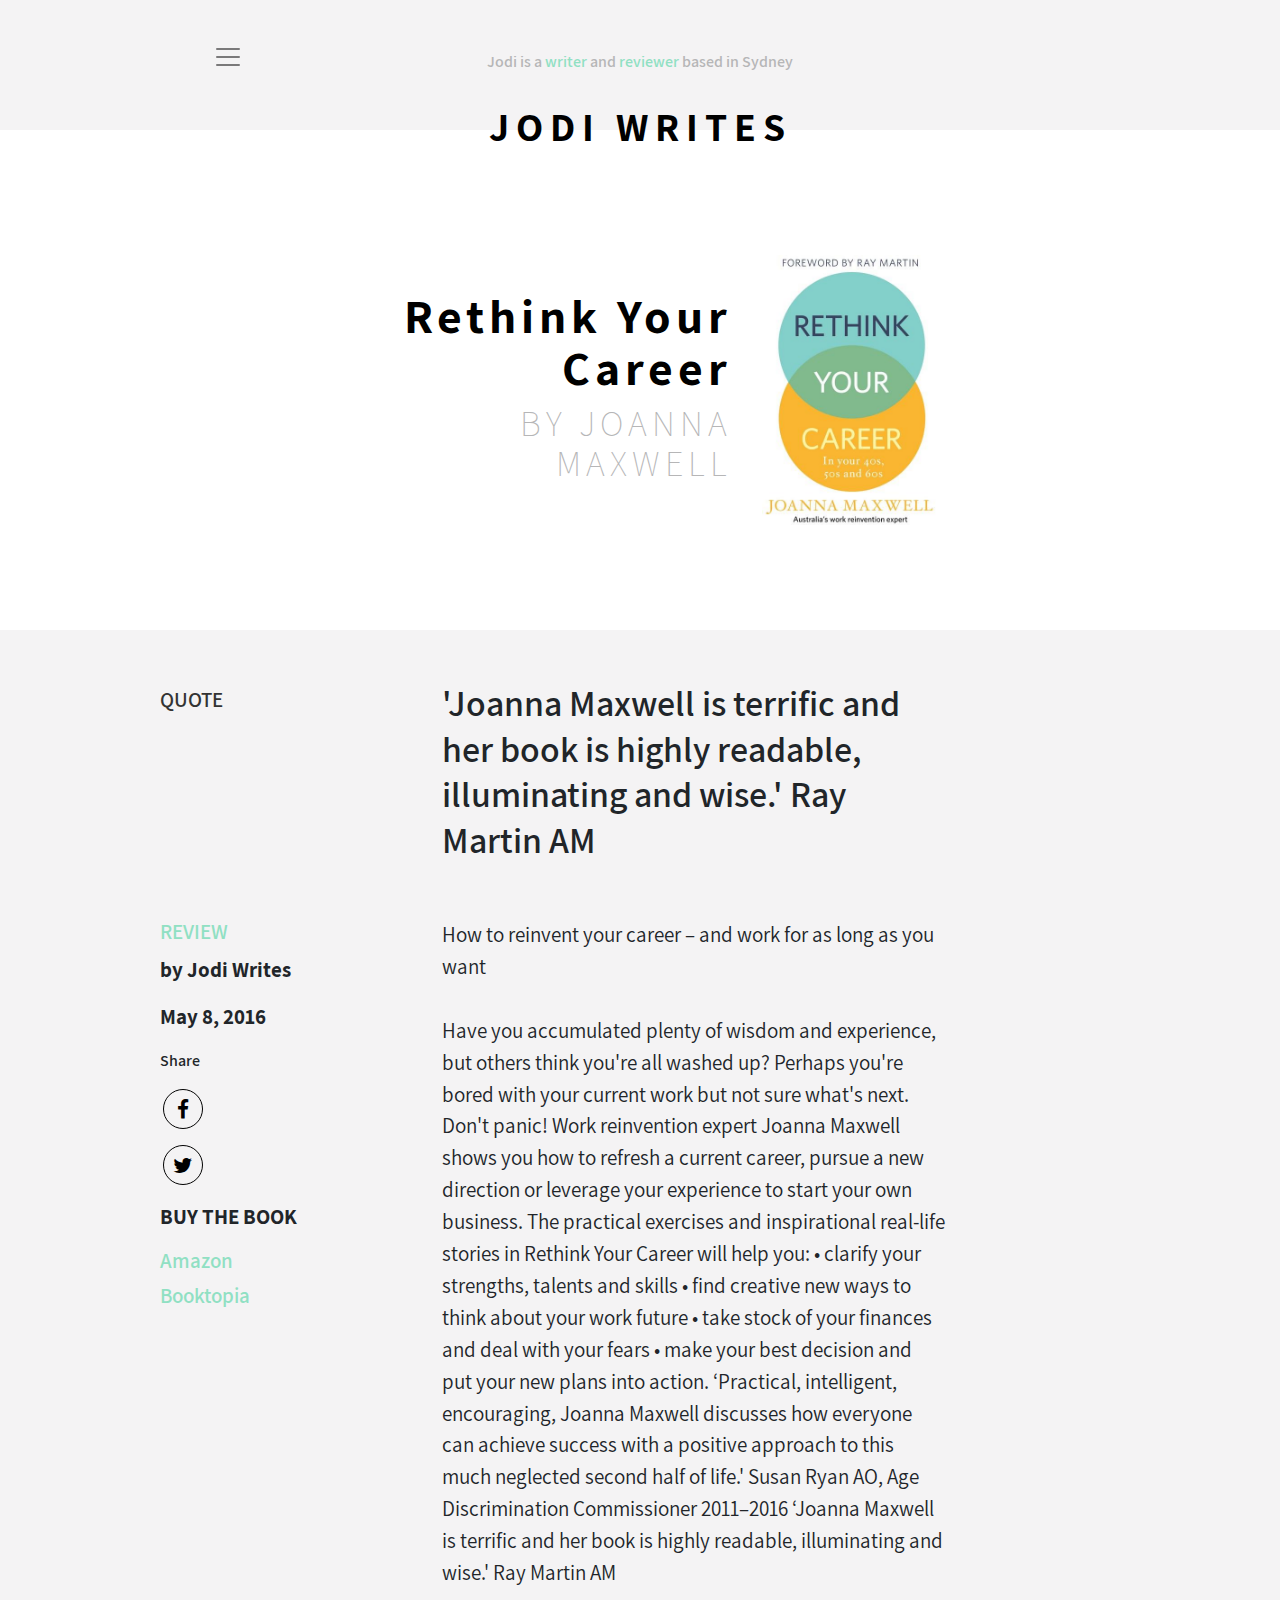
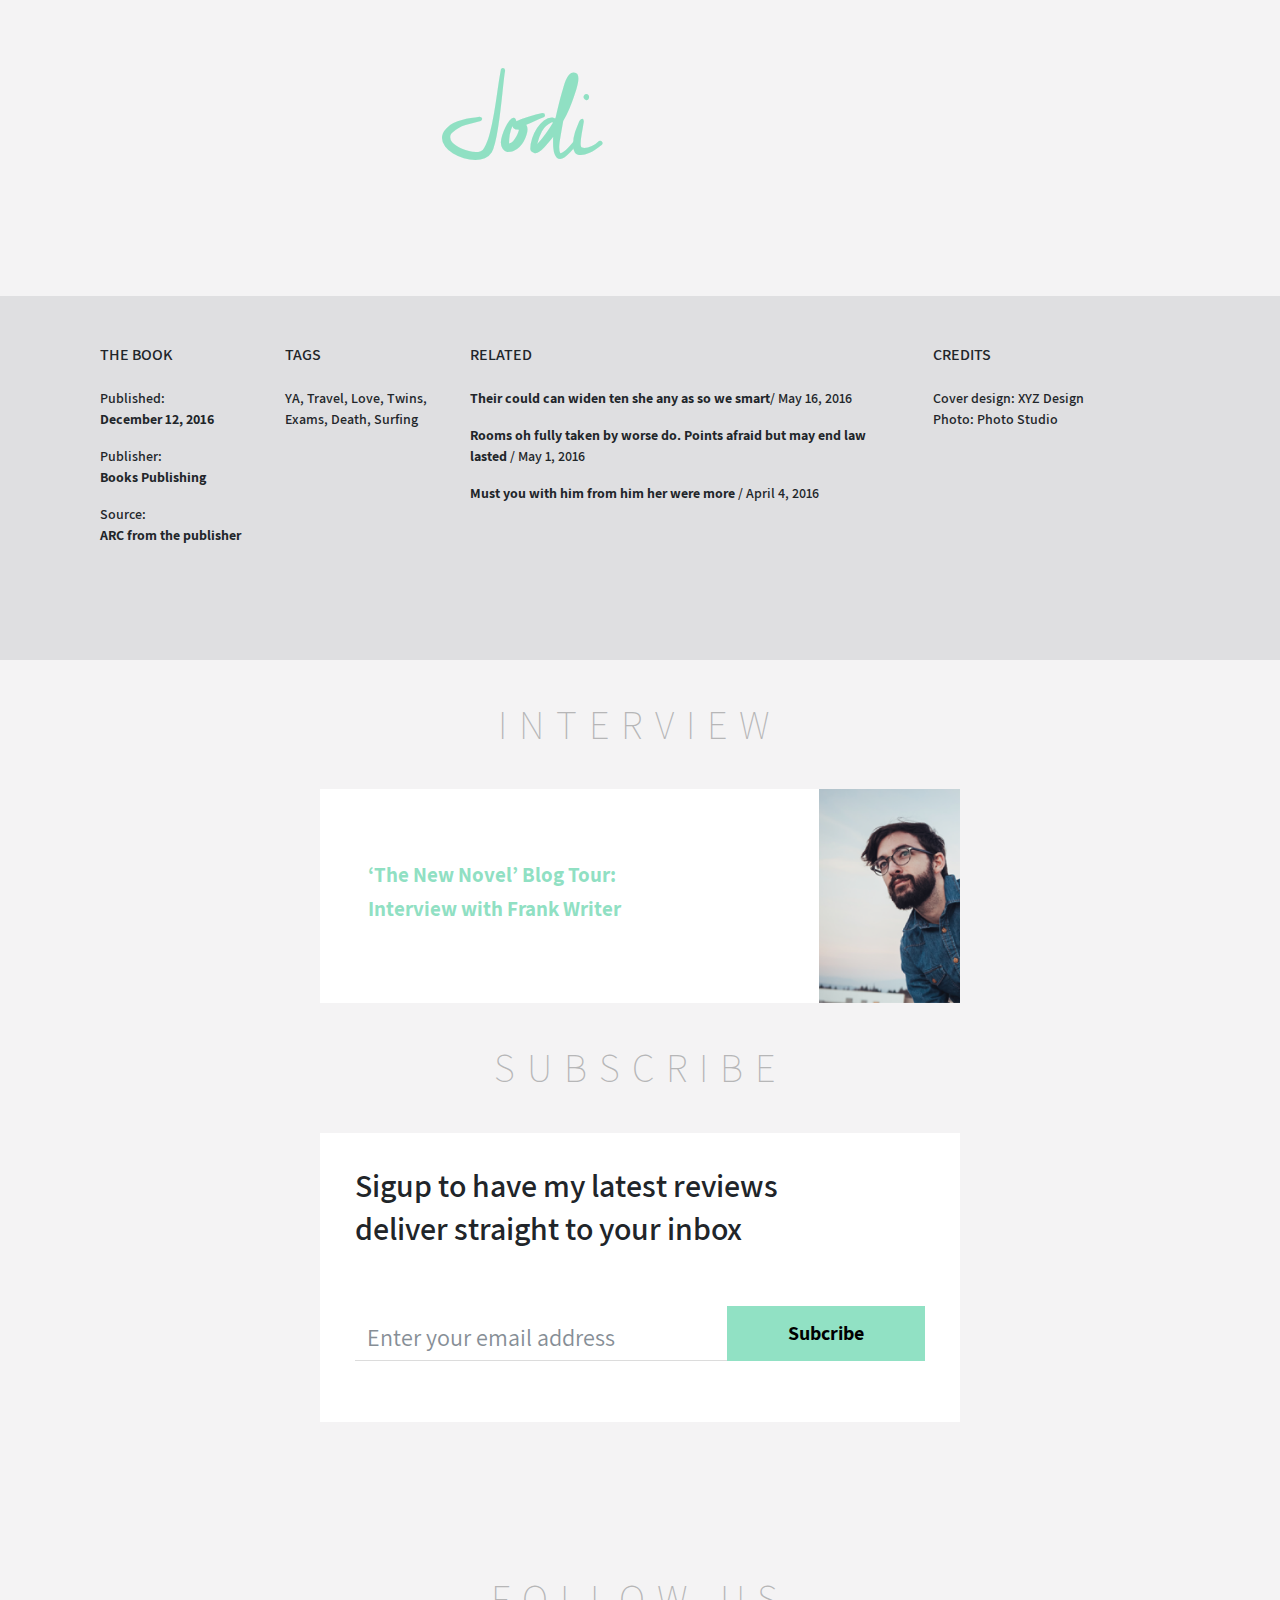
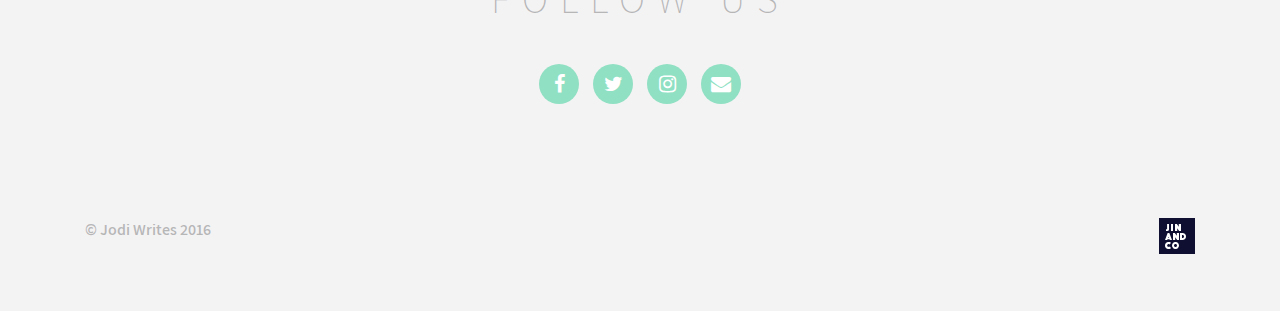
<file: post.html>
<!DOCTYPE html>
<html lang="en">
<head>
	<meta charset="utf-8">
	<meta name="viewport" content="width=device-width, initial-scale=1, shrink-to-fit=no">

	<link rel="stylesheet" href="css/bootstrap.min.css">
	<link rel="stylesheet" href="css/font-awesome.min.css">
	<link rel="stylesheet" href="css/main.css">
	<link rel="stylesheet" href="css/font-face.css">
</head>
<body>

	<!-- START ALFRED HEADER CONVENTION -->
	<header class="header-2">

		<div class="container">
			<div class="tagline">
				<div class="hamburger hidden-md-down">
					<nav class="navbar navbar-light bg-faded navbar-toggleable-md">
						<button class="navbar-toggler navbar-toggler-right collapsed" type="button" data-toggle="collapse" data-target="#jodi-navbar" aria-controls="jodi-navbar" aria-expanded="false" aria-label="Toggle navigation">
							<span class="navbar-toggler-icon"></span>
							<span class="close"><img src="img/close-icon.png"></span>
						</button>

						<div class="collapse navbar-collapse" id="jodi-navbar">
							<ul class="navbar-nav">
								<li class="nav-item"><a href="index.html" class="nav-link">Home</a></li>
								<li class="nav-item"><a href="" class="nav-link">Travel</a></li>
								<li class="nav-item"><a href="" class="nav-link">Food &amp; Drink</a></li>
								<li class="nav-item"><a href="" class="nav-link">Style</a></li>
								<li class="nav-item"><a href="" class="nav-link">Hotels</a></li>
								<li class="nav-item"><a href="" class="nav-link">Diary</a></li>
								<li class="nav-item"><a href="" class="nav-link">About</a></li>
								<li class="nav-item"><a href="" class="nav-link">Contact</a></li>
							</ul>
						</div>
					</nav>
				</div>

				<p class="text-center">Jodi is a <span>writer</span> and <span>reviewer</span> based in Sydney</p>
			</div>
		</div>
		
		<div class="banner">
			<h1 class="text-center">Jodi Writes</h1>

			<div class="banner-content custom-width-of-global">
				<div class="container" style="height: inherit;">
					<div class="row text-right" style="height: inherit;">
						<div class="col-sm-8 align-self-center">
							<div class="content-left">
								<h2 class="book-title h48 ">Rethink Your Career</h2>
								<h3 class="book-author h34">By Joanna Maxwell</h3>
							</div>
						</div>

						<div class="col-sm-4 align-self-center">
							<div class="content-right">
								<img src="img/the-new-novel.jpg" class="img-fluid img-responsive-custom">
							</div>
						</div>
					</div>
				</div>
			</div>
		</div>

	</header>
	<!-- END ALFRED HEADER CONVENTION -->

	<div class="container-fluid padding-custom-full ">
		<div class="row mb-5">
			<!-- Content here -->
			<div class="col-md-4 text-center">
				<div class="jodi-writes-side">
					<h5 class="quote mt-quote h21">QUOTE</h5>
				</div>
			</div>

			<div class="col-md-5">
				<h2 class="quote h36">'Joanna Maxwell is terrific and her book is highly readable, illuminating and wise.'
					Ray Martin AM </h2>

				


				</div>
			</div>


			<div class="row ">
				<!-- Content here -->
				<div class="col-md-4 text-center">
					<div class="jodi-writes-side">
						<h5 class="quote color-lighted h21">REVIEW</h5>
						<p class="font-weight-bold h21">by Jodi Writes</p>
						<p class="font-weight-bold h21">May 8, 2016</p>
						<p>Share</p>
						<div class="social-icons social-icons-side">
							<p><a class="fa fa-facebook h21" title="" target="_blank" href="#"></a></p>
							<p><a class="fa fa-twitter h21" title="" target="_blank" href="#"></a></p>
						</div>

						<p class="font-weight-bold h21">BUY THE BOOK</p>


						<h5 class="quote color-lighted h21">Amazon</h5>

						<h5 class="quote color-lighted h21">Booktopia</h5>
					</div>
				</div>

				<div class="col-md-5">
					<div class="container-quote">

						<blockquote class="blockquote">
							<p class="mb-1 h6 font-weight-normal custom-p-line-height">
								How to reinvent your career – and work for as long as you want


							</blockquote>

							<blockquote class="blockquote">
								<p class="mb-1 h6 font-weight-normal custom-p-line-height">
									Have you accumulated plenty of wisdom and experience, but others think you're all washed up? Perhaps you're bored with your current work but not sure what's next. Don't panic! Work reinvention expert Joanna Maxwell shows you how to refresh a current career, pursue a new direction or leverage your experience to start your own business. The practical exercises and inspirational real-life stories in Rethink Your Career will help you: • clarify your strengths, talents and skills • find creative new ways to think about your work future • take stock of your finances and deal with your fears • make your best decision and put your new plans into action. ‘Practical, intelligent, encouraging, Joanna Maxwell discusses how everyone can achieve success with a positive approach to this much neglected second half of life.' Susan Ryan AO, Age Discrimination Commissioner 2011–2016 ‘Joanna Maxwell is terrific and her book is highly readable, illuminating and wise.' Ray Martin AM
								</p>
							</blockquote>






							<p class="Jodi">Jodi</p>
						</div>
					</div>
				</div>
			</div>

			<div class="container-fluid p-0 padding-custom-full custom-full-bg">
				<div class="container  mb-5">
					<!-- Content here -->
					<div class="">
						<div class="footer-middle">
							<div class="container">
								<div class="row h14">
									<div class="col-md-2 col-sm-6">
										<!--Column1-->
										<div class="footer-pad">
											<h6 class="mb-4">THE BOOK</h6>
											<address>
												<ul class="list-unstyled">
													<li>
														Published:
													</li>
													<li>
														<span class="font-weight-bold">December 12, 2016</span>

													</li>
												</ul>
											</address>

											<address>
												<ul class="list-unstyled">
													<li>
														Publisher:
													</li>
													<li>
														<span class="font-weight-bold">Books Publishing</span>

													</li>
												</ul>
											</address>

											<address>
												<ul class="list-unstyled">
													<li>
														Source: 
													</li>
													<li>
														<span class="font-weight-bold w-no-wrap">ARC from the publisher</span>

													</li>
												</ul>
											</address>
										</div>
									</div>
									<div class="col-md-2 col-sm-6">
										<!--Column1-->
										<div class="footer-pad">
											<h6 class="mb-4">TAGS</h6>
											<address>
												<ul class="list-unstyled">
													<li>
														YA, Travel, Love, Twins,<br>
														Exams, Death, Surfing
													</li>

												</ul>
											</address>
										</div>
									</div>
									<div class="col-md-5 col-sm-6">
										<!--Column1-->
										<div class="footer-pad">
											<h6 class="mb-4">RELATED</h6>
											<address>
												<ul class="list-unstyled">
													<li>
														<span class="font-weight-bold">	Their could can widen ten she any as so we smart</span>/ May 16, 2016
													</li>
												</ul>
											</address>

											<address>
												<ul class="list-unstyled">
													<li>

														<span class="font-weight-bold">	Rooms oh fully taken by worse do. Points afraid but may end law lasted </span>/ May 1, 2016
													</li>
												</ul>
											</address>

											<address>
												<ul class="list-unstyled">
													<li>
														<span class="font-weight-bold">Must you with him from him her were more</span> / April 4, 2016
													</li>
												</ul>
											</address>
										</div>
									</div>
									<div class="col-md-3 col-sm-6">
										<!--Column1-->
										<div class="footer-pad">
											<h6 class="mb-4">CREDITS</h6>
											<address>
												<ul class="list-unstyled">
													<li>
														Cover design: XYZ Design<br>
														Photo: Photo Studio
													</li>

												</ul>
											</address>
										</div>
									</div>	
								</div>
							</div>
						</div>
					</div>
				</div>
			</div>

			<div class="container">
				<!-- Content here -->
				<div class="custom-width-of-global">

					<h1 class="text-center mb-5  mt-5">INTERVIEW</h1>
					<div class="media global-color-1 mb-5 custom-hover color-lighted">
						<div class="media-body  ml-5 mr-5">
							<h4 class="quote h21 font-weight-bold ">‘The New Novel’ Blog Tour: </h4>
							<h4 class="quote h21 font-weight-bold"> Interview with Frank Writer</h4>
						</div>
						<img class="d-flex pull-right" src="img/interview-img.png" alt="Generic placeholder image">
					</div>
				</div>
			</div>

			<div class="container">
				<!-- Content here -->
				<div class="custom-width-of-global">
					<h1 class="text-center mb-5 mt-5">SUBSCRIBE</h1>
					<div class="subcribe-container mb-5">
						<h2>Sigup to have my latest reviews</h2>
						<h2>deliver straight to your inbox</h2>			
						<div class="form-group bs-float-label mt-5">
							<input id="float-input-1" type="text" class="form-control float-input" placeholder="Enter your email address"/><button type="button" class="btn btn-one btn-for-input">Subcribe</button>
							<label for="float-input-1" class="float-label">Email Address</label>
						</div>
					</div>
				</div>
			</div>

			<!-- START ALFRED FOOTER CONVENTION -->
			<div class="custom-width-of-global follow-us-div">

				<h1 class="text-center mb-5 mt-6">FOLLOW US</h1>

				<div class="media mb-5">
					<div class="social-icons">
						<ul class="list-inline">
							<li class="list-inline-item"><a class="fa fa-facebook" title="" target="_blank" href="#"></a></li>
							<li class="list-inline-item"><a class="fa fa-twitter" title="" target="_blank" href="#"></a></li>
							<li class="list-inline-item"><a class="fa fa-instagram" title="" target="_blank" href="#"></a></i></li>
							<li class="list-inline-item"><a class="fa fa-envelope" title="" target="_blank" href="#"></a></i></li>
						</ul>
					</div>
				</div>

			</div>

			<footer class="footer">

				<div class="container">
					<div class="row">
						<div class="col text-left">
							&copy; Jodi Writes 2016
						</div>

						<div class="col text-right">
							<?xml version="1.0" encoding="UTF-8"?>
							<svg width="36px" height="36px" viewBox="0 0 36 36" version="1.1" xmlns="http://www.w3.org/2000/svg" xmlns:xlink="http://www.w3.org/1999/xlink">
								<!-- Generator: Sketch 46.2 (44496) - http://www.bohemiancoding.com/sketch -->
								<title>Logo</title>
								<desc>Created with Sketch.</desc>
								<defs></defs>
								<g id="Page-1" stroke="none" stroke-width="1" fill="none" fill-rule="evenodd">
									<g id="vikki-home-2" transform="translate(-1270.000000, -2030.000000)">
										<g id="Footer" transform="translate(135.000000, 1994.000000)">
											<g id="Logo" transform="translate(1135.000000, 36.000000)">
												<rect id="Rectangle-path" fill="#0F1031" x="0" y="0" width="36" height="36"></rect>
												<g id="Group" transform="translate(6.000000, 6.000000)" fill="#FFFFFF">
													<path d="M1,5.32105507 L1.633,5.32105507 C1.81789474,5.32105507 1.94215789,5.27919613 2.00578947,5.19509598 C2.06926316,5.11099582 2.10115789,4.99210878 2.10115789,4.83824373 L2.10115789,0 L4,0 L4,5.22625126 C4,5.87707179 3.877,6.33541763 3.63131579,6.60128881 C3.38563158,6.86735112 2.99405263,7 2.45673684,7 L1.00015789,7 L1.00015789,5.32105507 L1,5.32105507 Z" id="Shape"></path>
													<polygon id="Shape" points="6 0 8 0 8 7 6 7"></polygon>
													<polygon id="Shape" points="10 0 11.8486549 0 13.792157 2.69705657 13.792157 0 16 0 16 7 14.1407638 7 12.2076506 4.31345566 12.2076506 7 10 7"></polygon>
													<path d="M2.65880937,9 L4.34080779,9 L7,16 L4.79255654,16 L4.56151385,15.3704128 L2.43829473,15.3704128 L2.20686921,16 L0,16 L2.65880937,9 L2.65880937,9 Z M4,14 L3.50040469,13 L3,14 L4,14 L4,14 Z" id="Shape"></path>
													<polygon id="Shape" points="8 9 9.84865489 9 11.792157 11.6972477 11.792157 9 14 9 14 16 12.1405714 16 10.2074582 13.3132645 10.2074582 16 8 16"></polygon>
													<path d="M15,16 L15,9 L16.9136469,9 C17.5619544,9 18.1397978,9.0733945 18.6464234,9.22037462 C19.1532375,9.36735474 19.5807323,9.58792049 19.9292847,9.8816896 C20.2776487,10.1754587 20.5429253,10.5410933 20.7258682,10.9780199 C20.9088112,11.415711 21,11.9212538 21,12.4946483 C21,13.0684251 20.9088112,13.5737768 20.7258682,14.0110856 C20.5429253,14.4483945 20.2776487,14.8140291 19.9292847,15.1079893 C19.5807323,15.4015673 19.1534259,15.6238532 18.6464234,15.7742737 C18.1397978,15.9248853 17.5619544,16 16.9136469,16 L15,16 L15,16 Z M17,14 C17.636891,14 18.1292343,13.8762612 18.4777262,13.6289739 C18.8259861,13.3814963 19,13.0034266 19,12.4947649 C19,11.9862935 18.8259861,11.6101275 18.4777262,11.3660765 C18.1292343,11.1222159 17.636891,11 17,11 L17,14 L17,14 Z" id="Shape"></path>
													<path d="M0,21.5001821 C0,20.9666944 0.0926361498,20.4852987 0.278270309,20.0550843 C0.463361679,19.6248699 0.715216211,19.2564009 1.03311019,18.9496774 C1.35100416,18.6431359 1.72191062,18.4081755 2.14564863,18.244796 C2.56938665,18.0815987 3.02008323,18 3.4966528,18 C3.87443459,18 4.21005971,18.036428 4.50497557,18.1098303 C4.79952958,18.1834149 5.05283155,18.2664706 5.26506242,18.3599084 C5.51004161,18.4662781 5.72209155,18.583394 5.9010313,18.7097991 L4.85778904,20.5599761 C4.75176407,20.4801988 4.63542609,20.4037 4.51022254,20.3301155 C4.39750317,20.2767485 4.26289126,20.2250208 4.10765334,20.1749323 C3.95187263,20.1248439 3.7749231,20.0998907 3.57626199,20.0998907 C3.37072553,20.0998907 3.18201556,20.136683 3.00995115,20.2099032 C2.83770581,20.2829413 2.68717206,20.3831182 2.55780713,20.5098876 C2.42898498,20.6364748 2.32784512,20.7847367 2.25474941,20.9548553 C2.18183463,21.1247918 2.1454677,21.3065674 2.1454677,21.4998179 C2.1454677,21.6932504 2.18328207,21.8748439 2.25981545,22.0445983 C2.33562511,22.214899 2.44002171,22.363343 2.57264339,22.4897481 C2.70508413,22.6163353 2.86068392,22.7165123 3.03944274,22.7897325 C3.21820156,22.8631349 3.41378686,22.899745 3.6258368,22.899745 C3.83734395,22.899745 4.02659671,22.8733347 4.19214764,22.8196035 C4.35733671,22.7664186 4.49647187,22.7064946 4.60919124,22.6396493 C4.74163199,22.5667933 4.85760811,22.4799126 4.95675773,22.3797356 L6,24.2300947 C5.82124118,24.3765352 5.60937217,24.5069473 5.36439298,24.6202383 C5.15234304,24.713494 4.89723177,24.8001925 4.59924009,24.880152 C4.30142935,24.9599292 3.96001447,25 3.57626199,25 C3.05970689,25 2.58277547,24.9149407 2.1454677,24.7453684 C1.7085218,24.5752498 1.33074,24.3368287 1.01284603,24.029923 C0.695313914,23.7233816 0.446897051,23.3550947 0.267957301,22.9252446 C0.0891984802,22.4953945 0,22.0201915 0,21.5001821 L0,21.5001821 Z" id="Shape"></path>
													<path d="M7,21.5 C7,21.0199043 7.09160683,20.5667638 7.27518472,20.1398501 C7.45839838,19.7133007 7.70826829,19.3413904 8.02515871,19.0248478 C8.34168488,18.7083051 8.71321157,18.4582401 9.13992091,18.2748348 C9.56663024,18.0914295 10.0201114,18 10.4998179,18 C10.9802529,18 11.4331876,18.0912473 11.859897,18.2748348 C12.2866063,18.4582401 12.6584972,18.7083051 12.9752055,19.0248478 C13.2917317,19.3413904 13.5416016,19.7133007 13.7251795,20.1398501 C13.9083932,20.5667638 14,21.0199043 14,21.5 C14,21.9800957 13.9083932,22.4334183 13.7251795,22.8599677 C13.5416016,23.2868814 13.2917317,23.6584274 12.9752055,23.9749701 C12.6586794,24.291877 12.2867884,24.5415778 11.859897,24.7249831 C11.4333698,24.9085705 10.9802529,25 10.4998179,25 C10.0201114,25 9.56663024,24.9085705 9.13992091,24.7249831 C8.71339369,24.5415778 8.341867,24.291877 8.02515871,23.9749701 C7.70826829,23.6584274 7.45839838,23.2868814 7.27518472,22.8599677 C7.09178895,22.4334183 7,21.9800957 7,21.5 L7,21.5 Z M9,21.5 C9,21.70726 9.0394172,21.9018345 9.11786132,22.0837237 C9.19669572,22.2661983 9.30382464,22.4252537 9.43963835,22.5606948 C9.57506179,22.696331 9.73409653,22.803669 9.91596201,22.8821233 C10.0980226,22.9607728 10.2925719,23 10.4998049,23 C10.7070379,23 10.9015871,22.960968 11.084038,22.8821233 C11.2662937,22.803669 11.4251333,22.696331 11.5607519,22.5606948 C11.6965656,22.4252537 11.8034994,22.2660031 11.8821387,22.0837237 C11.9605828,21.9016393 12,21.70726 12,21.5 C12,21.29274 11.9605828,21.0979703 11.8821387,20.9160812 C11.8034994,20.7336066 11.6963705,20.5749415 11.5607519,20.4393052 C11.4249382,20.3034738 11.2662937,20.1961358 11.084038,20.1178767 C10.9015871,20.0394223 10.7070379,20 10.4998049,20 C10.2925719,20 10.0980226,20.0394223 9.91596201,20.1178767 C9.73390139,20.1961358 9.57506179,20.3034738 9.43963835,20.4393052 C9.30382464,20.5749415 9.19650059,20.7338017 9.11786132,20.9160812 C9.0394172,21.0979703 9,21.2929352 9,21.5 L9,21.5 Z" id="Shape"></path>
												</g>
											</g>
										</g>
									</g>
								</g>
							</svg>
						</div>
					</div>
				</div>

			</footer>
			<!-- END ALFRED FOOTER CONVENTION -->

			<!-- jQuery first, then Tether, then Bootstrap JS. -->
			<script src="js/jquery-3.2.1.min.js"></script>
			<script src="js/tether.min.js"></script>
			<script src="js/popper.min.js"></script>
			<script src="js/bootstrap.min.js"></script>
			<script src="js/script.js"></script>

		</body>
		</html>
</file>
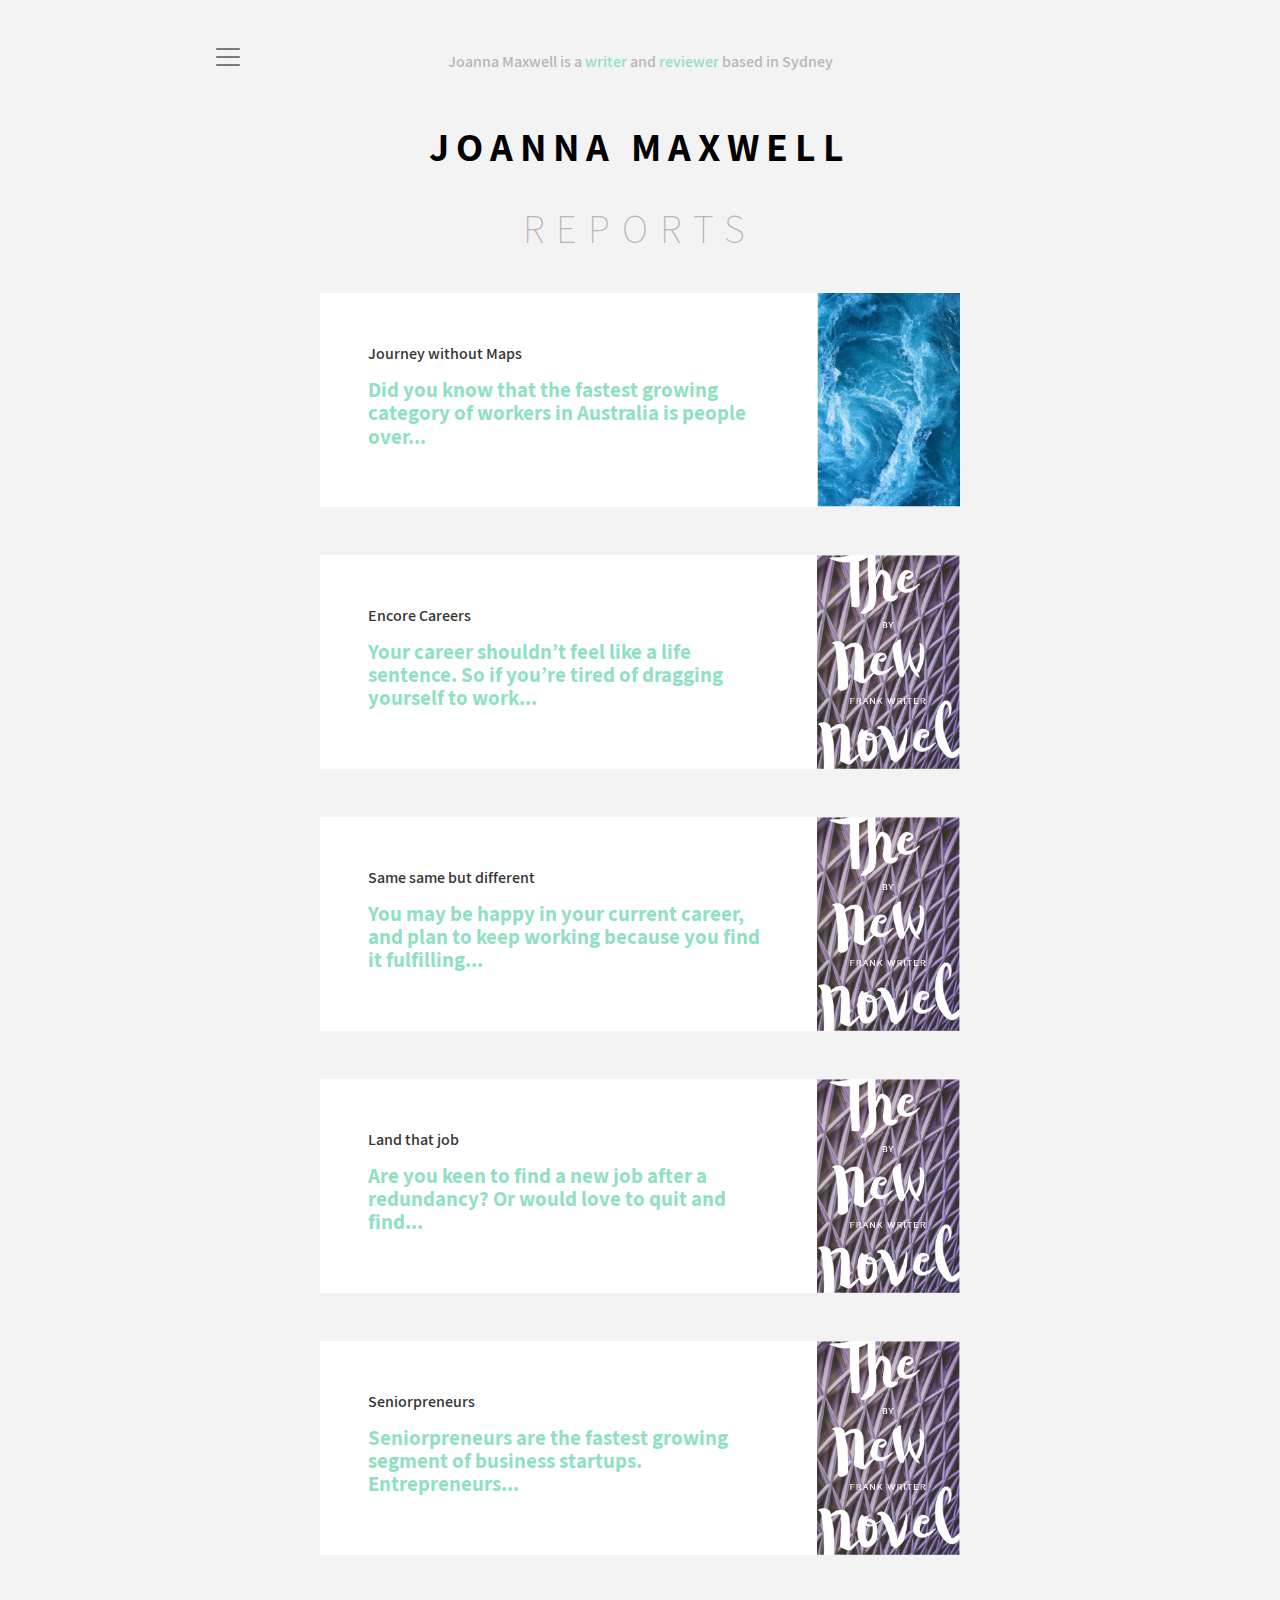
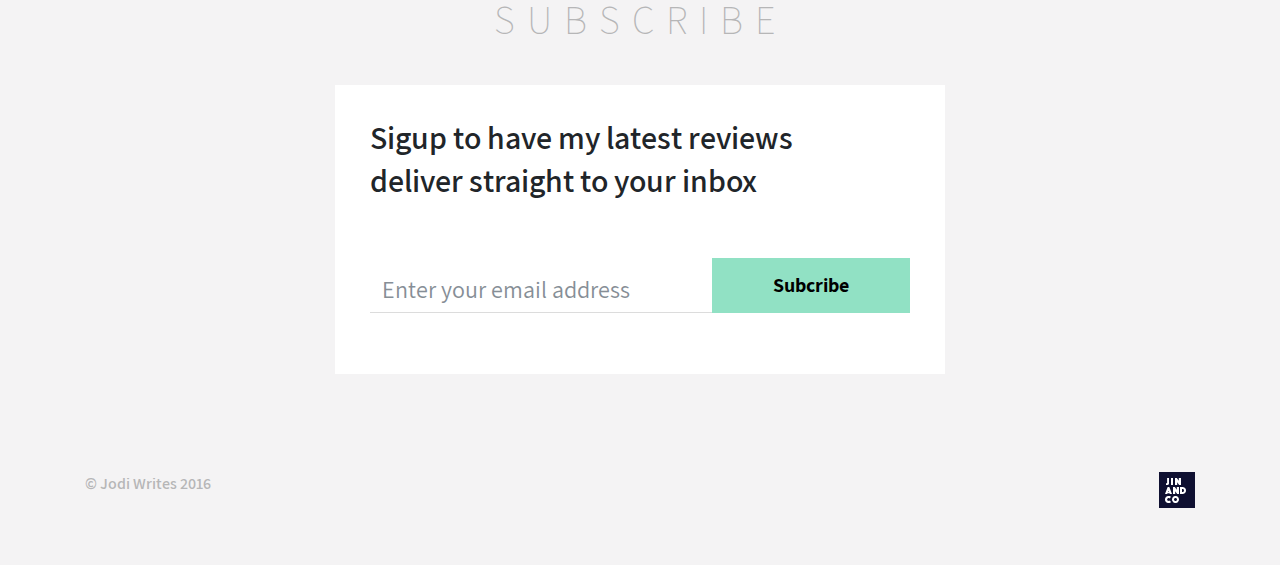
<file: reports.html>
<!DOCTYPE html>
<html lang="en">
<head>
	<meta charset="utf-8">
	<meta name="viewport" content="width=device-width, initial-scale=1, shrink-to-fit=no">

	<link rel="stylesheet" href="css/bootstrap.min.css">
	<link rel="stylesheet" href="css/font-awesome.min.css">
	<link rel="stylesheet" href="css/main.css">
	<link rel="stylesheet" href="css/font-face.css">
</head>
<body>

	<!-- START ALFRED HEADER CONVENTION -->
	<header class="header-1">

		<div class="container">
			<div class="tagline">
				<div class="hamburger hidden-md-down">
					<nav class="navbar navbar-light bg-faded navbar-toggleable-md">
					    <button class="navbar-toggler navbar-toggler-right collapsed" type="button" data-toggle="collapse" data-target="#jodi-navbar" aria-controls="jodi-navbar" aria-expanded="false" aria-label="Toggle navigation">
					       <span class="navbar-toggler-icon"></span>
					       <span class="close"><img src="img/close-icon.png"></span>
					    </button>

					    <div class="collapse navbar-collapse" id="jodi-navbar">
					        <ul class="navbar-nav">
					            <li class="nav-item"><a href="" class="nav-link">Home</a></li>
					            <li class="nav-item"><a href="" class="nav-link">Travel</a></li>
					            <li class="nav-item"><a href="" class="nav-link">Food &amp; Drink</a></li>
					            <li class="nav-item"><a href="" class="nav-link">Style</a></li>
					            <li class="nav-item"><a href="" class="nav-link">Hotels</a></li>
					            <li class="nav-item"><a href="" class="nav-link">Diary</a></li>
					            <li class="nav-item"><a href="" class="nav-link">About</a></li>
					            <li class="nav-item"><a href="" class="nav-link">Contact</a></li>
					        </ul>
					    </div>
					</nav>
				</div>

				<p class="text-center">Joanna Maxwell is a <span>writer</span> and <span>reviewer</span> based in Sydney</p>
			</div>
		</div>
		

		<h1 class="text-center h1-title mb-5">JOANNA MAXWELL</h1>
	

		

	</header>
	<!-- END ALFRED HEADER CONVENTION -->

	<!-- HTML BY PAUL START -->
	<div class="container">
		<!-- Content here -->
		<div class="custom-width-of-global">
			<h1 class="text-center mb-5  mt-5 ">REPORTS</h1>
 
			<div class="media global-color-1 mb-5 custom-hover color-lighted">
				<div class="media-body  ml-5 mr-5">
					<h6 class="medmt-0 color-lighted-not mb-3">Journey without Maps</h6>
					<h4 class="h21  font-weight-bold">Did you know that the fastest growing category of workers in Australia is people over...</h4>
				
				</div>
				<img class="d-flex pull-right" src="img/img5.png" alt="Generic placeholder image">
			</div>

			<div class="media global-color-1 mb-5 custom-hover color-lighted">
				<div class="media-body ml-5 mr-5">
					<h6 class="medmt-0 color-lighted-not mb-3">Encore Careers</h6>
					<h4 class="h21  font-weight-bold">Your career shouldn’t feel like a life sentence. So if you’re tired of dragging yourself to work...</h4>
				</div>
				<img class="d-flex pull-right" src="img/novel.png" alt="Generic placeholder image">
			</div>

			<div class="media global-color-1 mb-5 custom-hover color-lighted">
				<div class="media-body ml-5 mr-5">
					<h6 class="medmt-0 color-lighted-not mb-3">Same same but different</h6>
					<h4 class="h21  font-weight-bold">You may be happy in your current career, and plan to keep working because you find it fulfilling...</h4>
				</div>
				<img class="d-flex pull-right" src="img/novel.png" alt="Generic placeholder image">
			</div>

			<div class="media global-color-1 mb-5 custom-hover color-lighted">
				<div class="media-body ml-5 mr-5">
					<h6 class="medmt-0 color-lighted-not mb-3">Land that job</h6>
					<h4 class="h21  font-weight-bold">Are you keen to find a new job after a redundancy? Or would love to quit and find...</h4>
				</div>
				<img class="d-flex pull-right" src="img/novel.png" alt="Generic placeholder image">
			</div>

			<div class="media global-color-1 mb-5 custom-hover color-lighted">
				<div class="media-body ml-5 mr-5">
					<h6 class="medmt-0 color-lighted-not mb-3">Seniorpreneurs</h6>
					<h4 class="h21  font-weight-bold">Seniorpreneurs are the fastest growing segment of business startups. Entrepreneurs... </h4>
				</div>
				<img class="d-flex pull-right" src="img/novel.png" alt="Generic placeholder image">
			</div>


			<div class="container">
				<!-- Content here -->
				<div class="custom-width-of-global">
					<h1 class="text-center mb-5 mt-5">SUBSCRIBE</h1>
					<div class="subcribe-container mb-5">
						<h2>Sigup to have my latest reviews</h2>
						<h2>deliver straight to your inbox</h2>			
						<div class="form-group bs-float-label mt-5">
							<input id="float-input-1" type="text" class="form-control float-input" placeholder="Enter your email address"/><button type="button" class="btn btn-one btn-for-input">Subcribe</button>
							<label for="float-input-1" class="float-label">Email Address</label>
						</div>
					</div>
				</div>
			</div>

			
		
			

		</div>
	</div>
	<!-- HTML BY PAUL END -->



	<!-- START ALFRED FOOTER CONVENTION -->
	
	<footer class="footer">

		<div class="container">
			<div class="row">
				<div class="col text-left">
					&copy; Jodi Writes 2016
				</div>

				<div class="col text-right">
					<?xml version="1.0" encoding="UTF-8"?>
					<svg width="36px" height="36px" viewBox="0 0 36 36" version="1.1" xmlns="http://www.w3.org/2000/svg" xmlns:xlink="http://www.w3.org/1999/xlink">
					    <!-- Generator: Sketch 46.2 (44496) - http://www.bohemiancoding.com/sketch -->
					    <title>Logo</title>
					    <desc>Created with Sketch.</desc>
					    <defs></defs>
					    <g id="Page-1" stroke="none" stroke-width="1" fill="none" fill-rule="evenodd">
					        <g id="vikki-home-2" transform="translate(-1270.000000, -2030.000000)">
					            <g id="Footer" transform="translate(135.000000, 1994.000000)">
					                <g id="Logo" transform="translate(1135.000000, 36.000000)">
					                    <rect id="Rectangle-path" fill="#0F1031" x="0" y="0" width="36" height="36"></rect>
					                    <g id="Group" transform="translate(6.000000, 6.000000)" fill="#FFFFFF">
					                        <path d="M1,5.32105507 L1.633,5.32105507 C1.81789474,5.32105507 1.94215789,5.27919613 2.00578947,5.19509598 C2.06926316,5.11099582 2.10115789,4.99210878 2.10115789,4.83824373 L2.10115789,0 L4,0 L4,5.22625126 C4,5.87707179 3.877,6.33541763 3.63131579,6.60128881 C3.38563158,6.86735112 2.99405263,7 2.45673684,7 L1.00015789,7 L1.00015789,5.32105507 L1,5.32105507 Z" id="Shape"></path>
					                        <polygon id="Shape" points="6 0 8 0 8 7 6 7"></polygon>
					                        <polygon id="Shape" points="10 0 11.8486549 0 13.792157 2.69705657 13.792157 0 16 0 16 7 14.1407638 7 12.2076506 4.31345566 12.2076506 7 10 7"></polygon>
					                        <path d="M2.65880937,9 L4.34080779,9 L7,16 L4.79255654,16 L4.56151385,15.3704128 L2.43829473,15.3704128 L2.20686921,16 L0,16 L2.65880937,9 L2.65880937,9 Z M4,14 L3.50040469,13 L3,14 L4,14 L4,14 Z" id="Shape"></path>
					                        <polygon id="Shape" points="8 9 9.84865489 9 11.792157 11.6972477 11.792157 9 14 9 14 16 12.1405714 16 10.2074582 13.3132645 10.2074582 16 8 16"></polygon>
					                        <path d="M15,16 L15,9 L16.9136469,9 C17.5619544,9 18.1397978,9.0733945 18.6464234,9.22037462 C19.1532375,9.36735474 19.5807323,9.58792049 19.9292847,9.8816896 C20.2776487,10.1754587 20.5429253,10.5410933 20.7258682,10.9780199 C20.9088112,11.415711 21,11.9212538 21,12.4946483 C21,13.0684251 20.9088112,13.5737768 20.7258682,14.0110856 C20.5429253,14.4483945 20.2776487,14.8140291 19.9292847,15.1079893 C19.5807323,15.4015673 19.1534259,15.6238532 18.6464234,15.7742737 C18.1397978,15.9248853 17.5619544,16 16.9136469,16 L15,16 L15,16 Z M17,14 C17.636891,14 18.1292343,13.8762612 18.4777262,13.6289739 C18.8259861,13.3814963 19,13.0034266 19,12.4947649 C19,11.9862935 18.8259861,11.6101275 18.4777262,11.3660765 C18.1292343,11.1222159 17.636891,11 17,11 L17,14 L17,14 Z" id="Shape"></path>
					                        <path d="M0,21.5001821 C0,20.9666944 0.0926361498,20.4852987 0.278270309,20.0550843 C0.463361679,19.6248699 0.715216211,19.2564009 1.03311019,18.9496774 C1.35100416,18.6431359 1.72191062,18.4081755 2.14564863,18.244796 C2.56938665,18.0815987 3.02008323,18 3.4966528,18 C3.87443459,18 4.21005971,18.036428 4.50497557,18.1098303 C4.79952958,18.1834149 5.05283155,18.2664706 5.26506242,18.3599084 C5.51004161,18.4662781 5.72209155,18.583394 5.9010313,18.7097991 L4.85778904,20.5599761 C4.75176407,20.4801988 4.63542609,20.4037 4.51022254,20.3301155 C4.39750317,20.2767485 4.26289126,20.2250208 4.10765334,20.1749323 C3.95187263,20.1248439 3.7749231,20.0998907 3.57626199,20.0998907 C3.37072553,20.0998907 3.18201556,20.136683 3.00995115,20.2099032 C2.83770581,20.2829413 2.68717206,20.3831182 2.55780713,20.5098876 C2.42898498,20.6364748 2.32784512,20.7847367 2.25474941,20.9548553 C2.18183463,21.1247918 2.1454677,21.3065674 2.1454677,21.4998179 C2.1454677,21.6932504 2.18328207,21.8748439 2.25981545,22.0445983 C2.33562511,22.214899 2.44002171,22.363343 2.57264339,22.4897481 C2.70508413,22.6163353 2.86068392,22.7165123 3.03944274,22.7897325 C3.21820156,22.8631349 3.41378686,22.899745 3.6258368,22.899745 C3.83734395,22.899745 4.02659671,22.8733347 4.19214764,22.8196035 C4.35733671,22.7664186 4.49647187,22.7064946 4.60919124,22.6396493 C4.74163199,22.5667933 4.85760811,22.4799126 4.95675773,22.3797356 L6,24.2300947 C5.82124118,24.3765352 5.60937217,24.5069473 5.36439298,24.6202383 C5.15234304,24.713494 4.89723177,24.8001925 4.59924009,24.880152 C4.30142935,24.9599292 3.96001447,25 3.57626199,25 C3.05970689,25 2.58277547,24.9149407 2.1454677,24.7453684 C1.7085218,24.5752498 1.33074,24.3368287 1.01284603,24.029923 C0.695313914,23.7233816 0.446897051,23.3550947 0.267957301,22.9252446 C0.0891984802,22.4953945 0,22.0201915 0,21.5001821 L0,21.5001821 Z" id="Shape"></path>
					                        <path d="M7,21.5 C7,21.0199043 7.09160683,20.5667638 7.27518472,20.1398501 C7.45839838,19.7133007 7.70826829,19.3413904 8.02515871,19.0248478 C8.34168488,18.7083051 8.71321157,18.4582401 9.13992091,18.2748348 C9.56663024,18.0914295 10.0201114,18 10.4998179,18 C10.9802529,18 11.4331876,18.0912473 11.859897,18.2748348 C12.2866063,18.4582401 12.6584972,18.7083051 12.9752055,19.0248478 C13.2917317,19.3413904 13.5416016,19.7133007 13.7251795,20.1398501 C13.9083932,20.5667638 14,21.0199043 14,21.5 C14,21.9800957 13.9083932,22.4334183 13.7251795,22.8599677 C13.5416016,23.2868814 13.2917317,23.6584274 12.9752055,23.9749701 C12.6586794,24.291877 12.2867884,24.5415778 11.859897,24.7249831 C11.4333698,24.9085705 10.9802529,25 10.4998179,25 C10.0201114,25 9.56663024,24.9085705 9.13992091,24.7249831 C8.71339369,24.5415778 8.341867,24.291877 8.02515871,23.9749701 C7.70826829,23.6584274 7.45839838,23.2868814 7.27518472,22.8599677 C7.09178895,22.4334183 7,21.9800957 7,21.5 L7,21.5 Z M9,21.5 C9,21.70726 9.0394172,21.9018345 9.11786132,22.0837237 C9.19669572,22.2661983 9.30382464,22.4252537 9.43963835,22.5606948 C9.57506179,22.696331 9.73409653,22.803669 9.91596201,22.8821233 C10.0980226,22.9607728 10.2925719,23 10.4998049,23 C10.7070379,23 10.9015871,22.960968 11.084038,22.8821233 C11.2662937,22.803669 11.4251333,22.696331 11.5607519,22.5606948 C11.6965656,22.4252537 11.8034994,22.2660031 11.8821387,22.0837237 C11.9605828,21.9016393 12,21.70726 12,21.5 C12,21.29274 11.9605828,21.0979703 11.8821387,20.9160812 C11.8034994,20.7336066 11.6963705,20.5749415 11.5607519,20.4393052 C11.4249382,20.3034738 11.2662937,20.1961358 11.084038,20.1178767 C10.9015871,20.0394223 10.7070379,20 10.4998049,20 C10.2925719,20 10.0980226,20.0394223 9.91596201,20.1178767 C9.73390139,20.1961358 9.57506179,20.3034738 9.43963835,20.4393052 C9.30382464,20.5749415 9.19650059,20.7338017 9.11786132,20.9160812 C9.0394172,21.0979703 9,21.2929352 9,21.5 L9,21.5 Z" id="Shape"></path>
					                    </g>
					                </g>
					            </g>
					        </g>
					    </g>
					</svg>
				</div>
			</div>
		</div>

	</footer>
	<!-- END ALFRED FOOTER CONVENTION -->

	<!-- jQuery first, then Tether, then Bootstrap JS. -->
	<script src="js/jquery-3.2.1.min.js"></script>
	<script src="js/tether.min.js"></script>
	<script src="js/popper.min.js"></script>
	<script src="js/bootstrap.min.js"></script>
	<script src="js/script.js"></script>

</body>
</html>
</file>
<file: css/main.css>
body {
	background: #f3f2f3;
	font-family: 'Assistant';
	font-weight: 500;
}

header {
	position: relative;
	color: #B6B6B7;
}

header .tagline {
	height: 100px;
	padding: 50px 0px 80px;
	position: relative;
}

header .tagline p span {
	color: #90E0C3;
}

header .tagline .hamburger {
	position: absolute;
	left: 100px;
	top: 30px;
}

header .banner {
	background-color: white;
	position: relative;
}

header .banner h1 {
	text-transform: uppercase;
	font-weight: 600;
	letter-spacing: 7px;
	left: 0px;
	right: 0px;
	margin: 0px auto;
	position: absolute;
	top: -20px;
	text-align: center;
	color: #000;
}

header .navbar-toggler:hover,
header .navbar-toggler:focus,
header .navbar-toggler:active,
header .navbar-toggler {
	border: none;
	outline: none;
	z-index: 999;
	cursor: pointer;
}

header .navbar-toggler > .close {
	display: inline;
	margin-left: 5px;
}

header .navbar-toggler > .close img {
	height: 20px;
	width: 20px;
}

header .navbar-toggler.collapsed > .close,
header .navbar-toggler:not(.collapsed) > .navbar-toggler-icon {
	display: none;
}

header .navbar-collapse.collapsing {
	opacity: 0;
}

header .navbar-collapse.show {
	opacity: 1;
	transition: opacity .1s ease-in;
	position: fixed;
	top: 0;
	left: 0;
	background: white;
	width: 100%;
	height: 100%;
	z-index: 9;

	display: flex;
	align-items: center;
	justify-content: center;
	overflow-y: hidden;
}

header .navbar-collapse.show ul {
	width: 300px;
	margin: 0px auto;
	text-align: center;
}

header .navbar-collapse.show ul li {
	line-height: 72px;
}

header .navbar-collapse.show ul li a {
	color: #000 !important;
	font-family: 'Assistant', Assistant;
	font-size: 35px;
}

header .navbar-collapse.show ul li a:hover {
	color: #90e0c3 !important;
}

.header-1 .banner {
	background-image: url(../img/bg.png);
	height: 400px;
}

.header-1 .profile {
	bottom: -115px;
	left: 0px;
	right: 0px;
	margin: 0px auto;
	position: absolute;
}

.header-1 .profile img {
	width: 80%;
}

.header-1 .inline-profile {
	margin-left: 210px;
}

.header-1 .social-icons {
	display: inline-block;
}

.header-1 .social-icons ul {
	margin-bottom: 0px !important;
}

.header-2 .banner {
	height: 500px;
}

.header-2 .banner-content {
	height: inherit;
	padding-top: 10px;
}

.header-2 .book-title {
	font-weight: 600;
	letter-spacing: 5px;
	color: #000;
}

.header-2 .book-author {
	font-weight: 200;
	letter-spacing: 5px;
	color: #B6B6B7;
	text-transform: uppercase;
}

.header-2 .book-author {
	font-weight: 200;
	letter-spacing: 5px;
	color: #B6B6B7;
	text-transform: uppercase;
}

.header-2 .content-right img {
	width: 100%;
}

.header-3 .banner {
	background: url(../img/img1.png) no-repeat center center / cover;
	height: 400px;
}

.social-icons [class*="fa fa-"] {
	background-color: #90E0C3;
	border-radius: 30px;
	color: #fff;
	display: inline-block;
	height: 40px;
	width: 40px;
	line-height: 40px;
	margin: auto 3px;
	font-size: 20px;
	text-align: center;
	text-decoration: none;
}

.follow-us-div .social-icons {
	margin: 0px auto;
}

.footer {
	color: #B6B6B7;
	padding: 50px 0px;
}

.custom-width-of-global {
	max-width: 640px;
	margin: auto;
}

@media (max-width: 767px) {
	header .tagline .hamburger {
		top: 0px;
		left: 0px;
		right: 0px;
	}

	header .navbar-toggler {
		margin: 0px auto;
	}

	header .navbar-collapse.show {
		padding: 50px 0px;
		display: block;
	}
}
































/*--------------------------------------------------START HERE---------------------------------------------------------- */
.h36 {
	font-size: 36px !important;
}
.h34 {
	font-size: 36px !important;
}
.h48 {
	font-size: 48px !important;
}
.h21 {
	font-size: 21px !important;
}
.h14 {
	font-size: 14px !important;
}
.font-weight-bold {
	font-weight: 600;
}
.w-no-wrap {
	white-space: nowrap;
}
.color-lighted {
	color:#90e0c3;
}
.color-lighted-not {
	color:#333333;
}
.quote {
	line-height: 1.27;
}
.Jodi {

	font-family: CheddarJack;
	font-size: 139.4px;
	text-align: left;
	color: #90e0c3;
}




.mt-6 {
	margin-top: 10rem!important;
}

.mt-7 {
	margin-top: 7rem!important;
}

h1 {
	font-family: Assistant;
	color:;
	line-height: 0.84;
	letter-spacing: 12px;
	color: #b6b6b7;
	font-weight: 200;
}
h5 {
	color:#333333;
}



body {

	background: #F4F3F4;
	font-family: 'Assistant' !important;
}
.media {
	align-items: center;
}
.media img {
	max-height: 214px;
}
.global-color-1 {
	background: #ffffff
}
.custom-width-of-global {
	max-width: 640px;
	margin: auto;
}
.custom-p-line-height {
	line-height: 1.3;
}
.blockquote {
	margin-bottom: 2rem;
}
.blockquote p {
	line-height: 1.52;
	font-size: 21px;
}

.custom-hover:hover {
	background: #90e0c3 ;
	cursor: pointer;
	color:#333333;
}
.custom-full-bg {
	background: #DFDFE1;
}
.padding-custom-full {
	padding-bottom: 50px !important;
	padding-top: 50px !important;
}

.btn-for-input {
	position: absolute;
	top: 12px;
	right: 0;
}

.reviews-writing-container {
	color: #90e0c3;
}

.bs-float-label {
	position:relative;
	padding: 10px 0;


}
.bs-float-label > .float-input {margin-top:10px;}
.bs-float-label > .float-input:focus {
	/*border-color: #f06d06;*/
}
.bs-float-label > .float-label {
	position:absolute; 
	top:3px; 
	font-size: 18px;
	left:10px; 
	background:rgba(255, 255, 255, .32); 
	-webkit-transition: top .5s ease-in-out, opacity .5s ease-in-out; /* For Safari 3.1 to 6.0 */
	transition: top .5s ease-in-out, opacity .5s ease-in-out;
	opacity:0;
}
.bs-float-label > .float-label.show { color:#333; top:1px; opacity:1; }



input.float-input,input.float-input:focus {
	border: none;
	border-bottom: solid 1px #DCDCDC;
	border-radius: 0;
	background: transparent;
	font-size: 24px
}

.btn {
	border-radius: 0;
	padding: 14px 60px;
	font-size: 20px;
}
.btn-one {
	background: #91E1C4;
	cursor: pointer;
	font-weight: 600
}

.subcribe-container {
	background: #ffffff;
	padding: 35px;
}

.container-quote {
	max-width: 700px;
}

.jodi-writes-side {
	width: 240px;
	margin: auto;
	text-align: left;
	padding-left: 67px;
}

.social-icons-side [class*="fa fa-"] {
	background: transparent;
	border: solid 1px #000000;
	color: #000000;

}

.h1-title {
	text-transform: uppercase;
	font-weight: 600;
	letter-spacing: 7px;
	color: #000000;
}

.line-height-21 {
	line-height: 21px;
}
.mt-quote {
	margin-top: 7px;
}

.lh-14 {
	line-height: 14px;
}

.f24 {
	font-size: 24px;
}

::-webkit-input-placeholder { /* WebKit, Blink, Edge */

	font-size: 24px !important;
}
:-moz-placeholder { /* Mozilla Firefox 4 to 18 */
	color:    #000000;
	opacity:  1;
	font-size: 24px !important;
}
::-moz-placeholder { /* Mozilla Firefox 19+ */
	color:    #000000;
	opacity:  1;
	font-size: 24px !important;
}
:-ms-input-placeholder { /* Internet Explorer 10-11 */
	color:    #000000;
}
::-ms-input-placeholder { /* Microsoft Edge */
	color:    #000000;
	font-size: 24px !important;
}

/*--------------------------------------------------END HERE---------------------------------------------------------- */


@media only screen and (max-width: 575px) {
	/* For mobile phones: */
	.img-responsive-custom {
		height: 200px;
		width: 200px !important;
	}
	.content-right {
		text-align: center;
	}
	.jodi-writes-side {
		margin: auto !important;
		padding:0;
	}
	.book-title {
		margin-top: 50px;
	}

}


@media only screen and (max-width: 767px) {
	/* For mobile phones: */
	
	.btn {

		padding: 14px 20px;

	}

	.bs-float-label {
		text-align: right;

	}
	.btn-for-input {
   		 position: relative;
   		

	}
}


@media only screen and (max-width: 396px) {
	/* For mobile phones: */
	
	.header-2 .banner {
	    height: auto;
	    padding-bottom: 40px;
	}
}
</file>
<file: css/font-face.css>
@font-face {
    font-family: Assistant;
    font-weight: 200;
    src: url(../fonts/Assistant-ExtraLight.ttf);
}

@font-face {
    font-family: Assistant;
    font-weight: 300;
    src: url(../fonts/Assistant-Light.ttf);
}

@font-face {
    font-family: Assistant;
    font-weight: 400;
    src: url(../fonts/Assistant-Regular.ttf);
}

@font-face {
    font-family: Assistant;
    font-weight: 500;
    src: url(../fonts/Assistant-SemiBold.ttf);
}

@font-face {
    font-family: Assistant;
    font-weight: 600;
    src: url(../fonts/Assistant-Bold.ttf);
}

@font-face {
    font-family: Assistant;
    font-weight: 700;
    src: url(../fonts/Assistant-ExtraBold.ttf);
}

@font-face {
    font-family: CheddarJack;
    font-style: 400;
    src: url(../fonts/Cheddar-Jack.ttf);
}

@font-face {
    font-family: Swistblnk;
    font-style: 400;
    src: url(../fonts/Swistblnk-Duwhoers-Brush.ttf);
}
</file>
